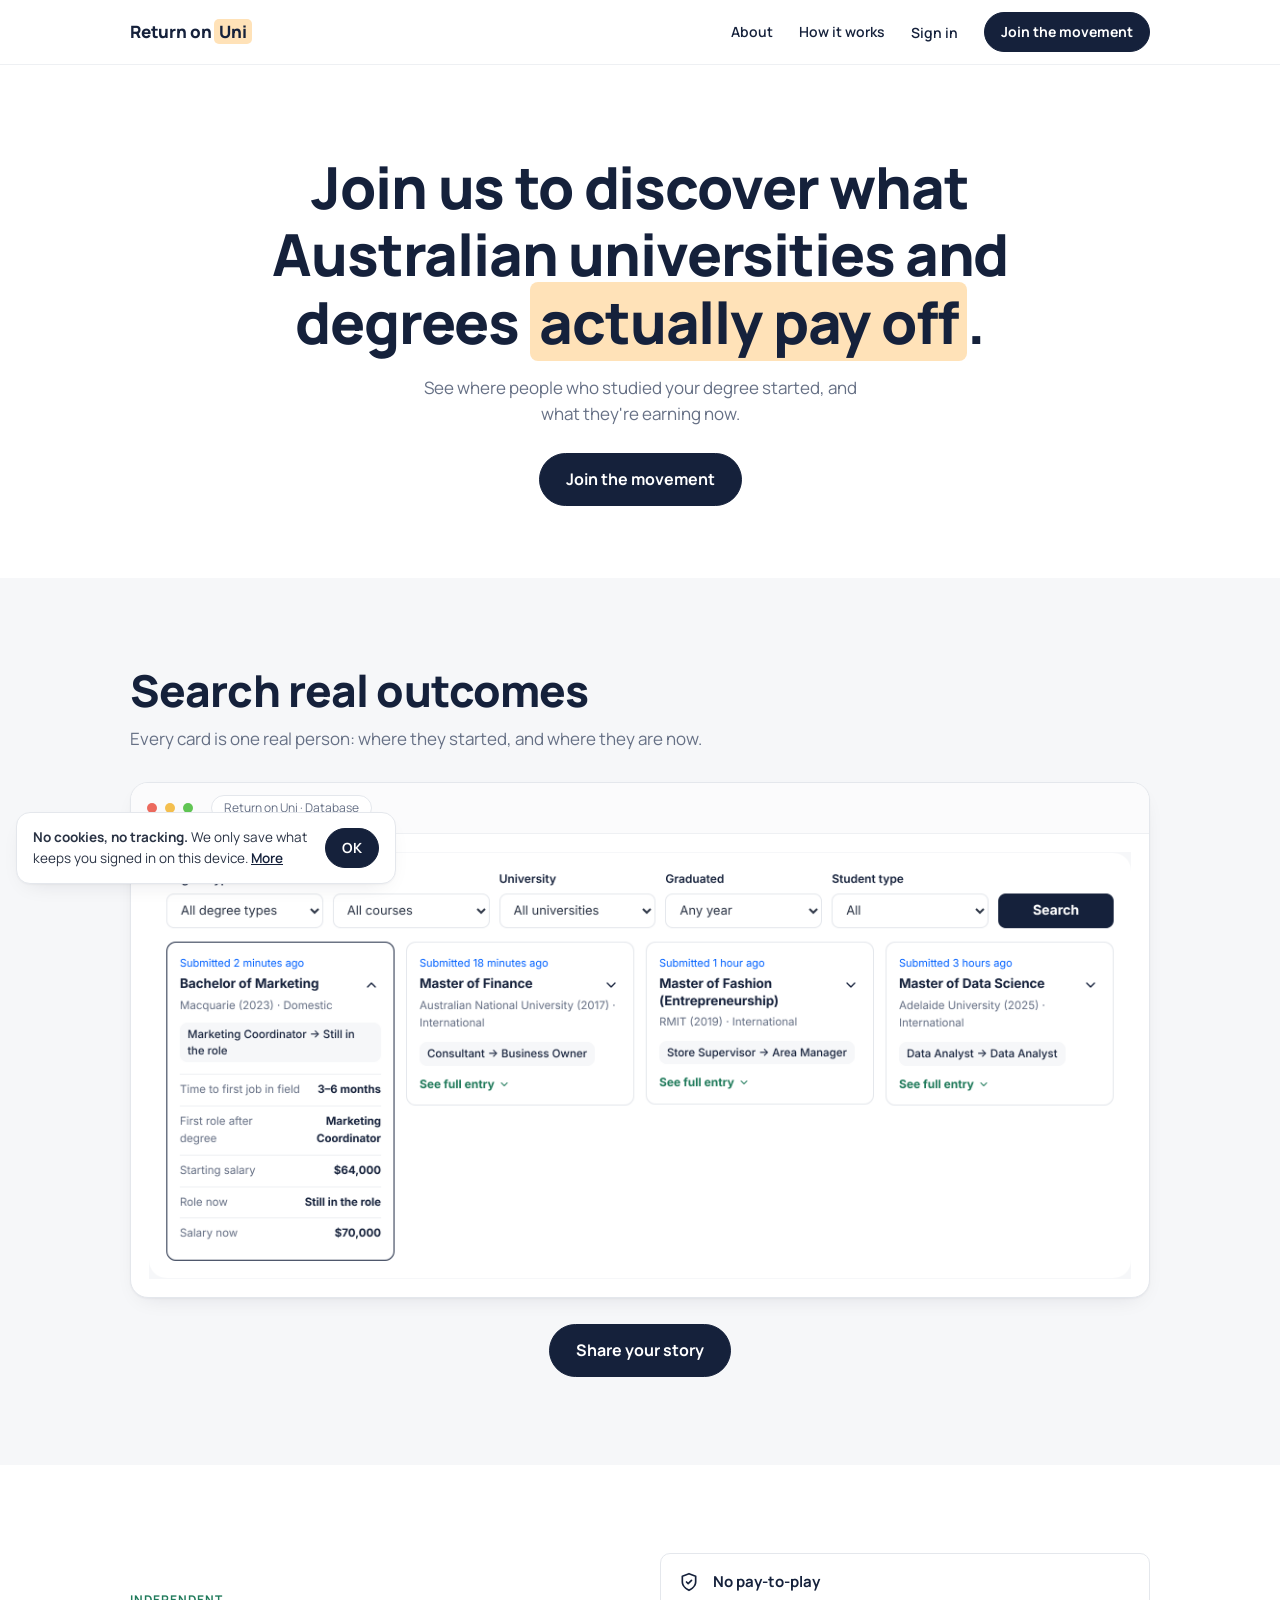
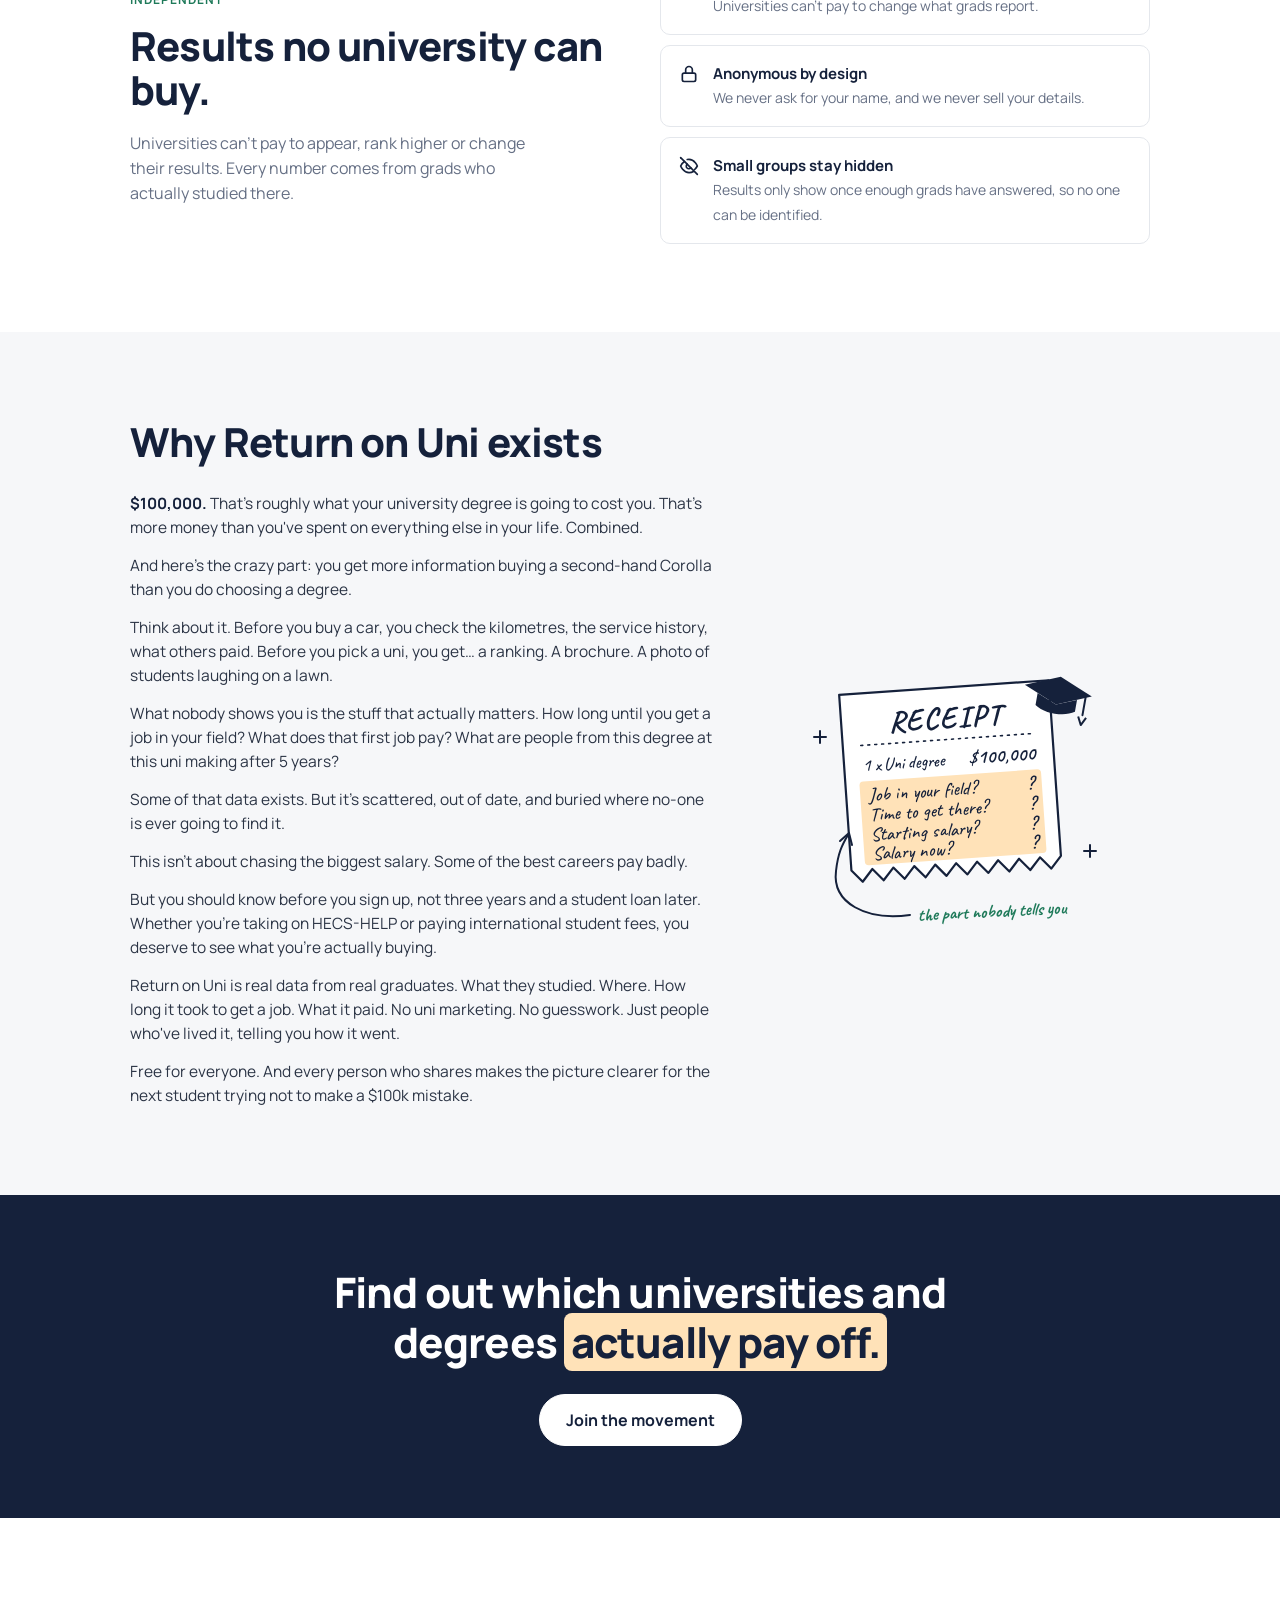
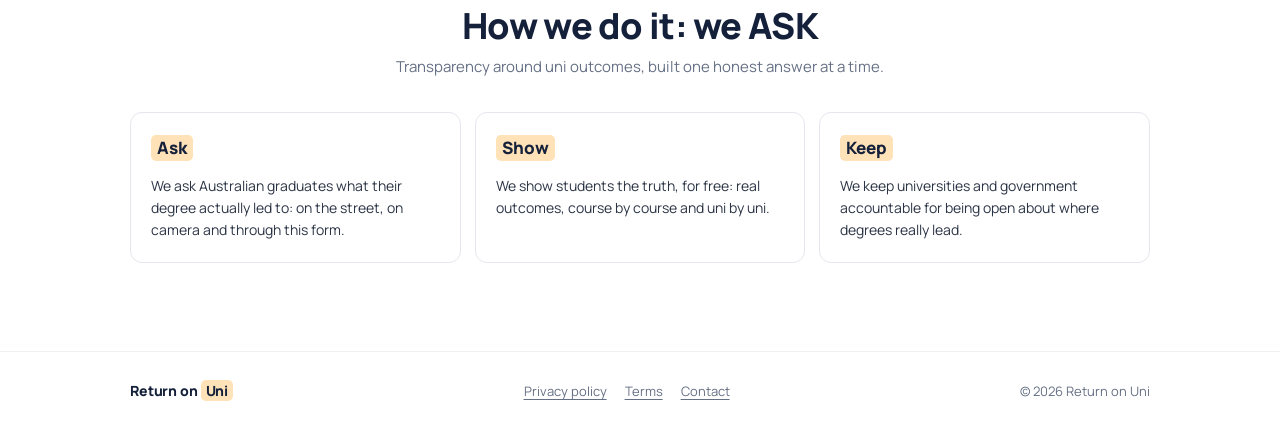
<file: index.html>
<!doctype html>
<html lang="en-AU">
<head>
  <meta charset="utf-8">
  <meta name="viewport" content="width=device-width, initial-scale=1">
  <title>Return on Uni | Discover what Australian degrees actually pay off</title>
  <meta name="description" content="See where people who studied your degree started, and what they're earning now. Real outcomes from real Australian graduates.">
  <link rel="icon" href="assets/favicon.svg" type="image/svg+xml">
  <link rel="preconnect" href="https://fonts.googleapis.com">
  <link rel="preconnect" href="https://fonts.gstatic.com" crossorigin>
  <link href="https://fonts.googleapis.com/css2?family=Manrope:wght@400;500;600;700;800&family=Caveat:wght@500;700&display=swap" rel="stylesheet">
  <link rel="stylesheet" href="css/base.css?v=16be8280">
  <link rel="stylesheet" href="css/entries.css?v=9faf4fdb">
  <link rel="stylesheet" href="css/home.css?v=190da865">
</head>
<body>
  <header data-layout="header"></header>

  <main>
    <!-- 1. Hero -->
    <section class="hero">
      <div class="wrap">
        <h1>Join us to discover what Australian universities and degrees <span class="hl">actually pay off</span>.</h1>
        <p class="lead">See where people who studied your degree started, and what they're earning now.</p>
        <a class="btn btn-primary btn-lg" href="share.html">Join the movement</a>
      </div>
    </section>

    <!-- 2. Database preview -->
    <section class="section soft preview" aria-labelledby="previewTitle">
      <div class="wrap">
        <h2 id="previewTitle">Search real outcomes</h2>
        <p class="lead">Every card is one real person: where they started, and where they are now.</p>

        <!-- Top cards from the database (featured_entries in supabase/schema.sql), picked
             automatically and never job seekers. The filters are only a picture of the
             search: it opens to people who have shared their story. -->
        <div class="browser" id="preview">
          <div class="browser-bar" aria-hidden="true"><i></i><i></i><i></i><span class="browser-tab">Return on Uni · Database</span></div>
          <div class="browser-body">
            <div class="filters filters-static" inert aria-hidden="true">
              <div class="filter"><label>Degree type</label><select disabled><option>All degree types</option></select></div>
              <div class="filter"><label>Course</label><select disabled><option>All courses</option></select></div>
              <div class="filter"><label>University</label><select disabled><option>All universities</option></select></div>
              <div class="filter"><label>Graduated</label><select disabled><option>Any year</option></select></div>
              <div class="filter"><label>Student type</label><select disabled><option>All</option></select></div>
              <button class="btn btn-primary" type="button" disabled>Search</button>
            </div>
            <div class="entries fade" id="previewEntries" aria-live="polite">
              <article class="entry entry-ghost" aria-hidden="true"><i></i><i></i><i></i></article>
              <article class="entry entry-ghost" aria-hidden="true"><i></i><i></i><i></i></article>
              <article class="entry entry-ghost" aria-hidden="true"><i></i><i></i><i></i></article>
              <article class="entry entry-ghost" aria-hidden="true"><i></i><i></i><i></i></article>
            </div>
          </div>
        </div>

        <div class="preview-cta"><a class="btn btn-primary btn-lg" href="share.html">Share your story</a></div>
      </div>
    </section>

    <!-- 3. Independence -->
    <section class="section">
      <div class="wrap independent">
        <div>
          <div class="kicker">Independent</div>
          <h2>Results no university can buy.</h2>
          <p>Universities can't pay to appear, rank higher or change their results. Every number comes from grads who actually studied there.</p>
        </div>
        <div class="points">
          <div class="point">
            <svg width="20" height="20" viewBox="0 0 24 24" fill="none" stroke="currentColor" stroke-width="2" stroke-linecap="round" stroke-linejoin="round" aria-hidden="true"><path d="M12 22s8-4 8-10V5l-8-3-8 3v7c0 6 8 10 8 10z"/><path d="m9 12 2 2 4-4"/></svg>
            <div><b>No pay-to-play</b><span>Universities can't pay to change what grads report.</span></div>
          </div>
          <div class="point">
            <svg width="20" height="20" viewBox="0 0 24 24" fill="none" stroke="currentColor" stroke-width="2" stroke-linecap="round" stroke-linejoin="round" aria-hidden="true"><rect x="4" y="11" width="16" height="10" rx="2"/><path d="M8 11V7a4 4 0 0 1 8 0v4"/></svg>
            <div><b>Anonymous by design</b><span>We never ask for your name, and we never sell your details.</span></div>
          </div>
          <div class="point">
            <svg width="20" height="20" viewBox="0 0 24 24" fill="none" stroke="currentColor" stroke-width="2" stroke-linecap="round" stroke-linejoin="round" aria-hidden="true"><path d="M9.9 4.2A10.9 10.9 0 0 1 12 4c7 0 10 8 10 8a17.6 17.6 0 0 1-3.2 4.2"/><path d="M6.6 6.6C3.6 8.6 2 12 2 12s3 8 10 8a10.6 10.6 0 0 0 5.4-1.4"/><path d="M14.1 14.1a3 3 0 1 1-4.2-4.2"/><path d="m2 2 20 20"/></svg>
            <div><b>Small groups stay hidden</b><span>Results only show once enough grads have answered, so no one can be identified.</span></div>
          </div>
        </div>
      </div>
    </section>

    <!-- 4. Why -->
    <section class="section soft why" id="about">
      <div class="wrap">
        <h2>Why Return on Uni exists</h2>
        <div class="why-grid">
          <div class="why-copy">
            <p><b>$100,000.</b> That's roughly what your university degree is going to cost you. That's more money than you've spent on everything else in your life. Combined.</p>
            <p>And here's the crazy part: you get more information buying a second-hand Corolla than you do choosing a degree.</p>
            <p>Think about it. Before you buy a car, you check the kilometres, the service history, what others paid. Before you pick a uni, you get… a ranking. A brochure. A photo of students laughing on a lawn.</p>
            <p>What nobody shows you is the stuff that actually matters. How long until you get a job in your field? What does that first job pay? What are people from this degree at this uni making after 5 years?</p>
            <p>Some of that data exists. But it's scattered, out of date, and buried where no-one is ever going to find it.</p>
            <p>This isn't about chasing the biggest salary. Some of the best careers pay badly.</p>
            <p>But you should know before you sign up, not three years and a student loan later. Whether you're taking on HECS-HELP or paying international student fees, you deserve to see what you're actually buying.</p>
            <p>Return on Uni is real data from real graduates. What they studied. Where. How long it took to get a job. What it paid. No uni marketing. No guesswork. Just people who've lived it, telling you how it went.</p>
            <p>Free for everyone. And every person who shares makes the picture clearer for the next student trying not to make a $100k mistake.</p>
          </div>

          <!-- Receipt illustration -->
          <svg class="receipt" viewBox="0 0 300 300" role="img" aria-label="A receipt: 1 x Uni degree, $100,000. Job in your field, time to get there, starting salary and salary now are all question marks. The part nobody tells you.">
            <g fill="none" stroke="#15213b" stroke-width="2" stroke-linecap="round">
              <path d="M14 82v12M8 88h12"/>
              <path d="M284 196v12M278 202h12"/>
            </g>
            <g transform="rotate(-4 150 140)">
              <path d="M40,38 L250,38 L250,214 L239.5,226 L229.0,214 L218.5,226 L208.0,214 L197.5,226 L187.0,214 L176.5,226 L166.0,214 L155.5,226 L145.0,214 L134.5,226 L124.0,214 L113.5,226 L103.0,214 L92.5,226 L82.0,214 L71.5,226 L61.0,214 L50.5,226 L40.0,214 Z" fill="#fff" stroke="#15213b" stroke-width="2.2" stroke-linejoin="round"/>
              <text x="145" y="78" text-anchor="middle" font-family="Caveat, cursive" font-weight="700" font-size="30" fill="#15213b" letter-spacing="2">RECEIPT</text>
              <line x1="58" y1="90" x2="232" y2="90" stroke="#15213b" stroke-width="1.6" stroke-dasharray="2 5" stroke-linecap="round"/>
              <text x="58" y="116" font-family="Caveat, cursive" font-weight="500" font-size="18" fill="#15213b">1 x Uni degree</text>
              <text x="232" y="116" text-anchor="end" font-family="Caveat, cursive" font-weight="700" font-size="19" fill="#15213b">$100,000</text>
              <rect x="54" y="126" width="182" height="84" rx="4" fill="#ffe2b8"/>
              <g font-family="Caveat, cursive" font-size="19" font-weight="500" fill="#15213b">
                <text x="62" y="146">Job in your field?</text><text x="228" y="146" text-anchor="end" font-weight="700">?</text>
                <text x="62" y="166">Time to get there?</text><text x="228" y="166" text-anchor="end" font-weight="700">?</text>
                <text x="62" y="186">Starting salary?</text><text x="228" y="186" text-anchor="end" font-weight="700">?</text>
                <text x="62" y="205">Salary now?</text><text x="228" y="205" text-anchor="end" font-weight="700">?</text>
              </g>
            </g>
            <!-- graduation cap -->
            <g transform="translate(222 18) rotate(10)">
              <path d="M0 18 L34 4 L68 18 L34 32 Z" fill="#15213b"/>
              <path d="M14 24 v12 c10 7 30 7 40 0 v-12 L34 32 Z" fill="#15213b"/>
              <path d="M62 20 v18" stroke="#15213b" stroke-width="2" stroke-linecap="round"/>
              <path d="M58 40 l4 8 l4 -8" fill="none" stroke="#15213b" stroke-width="2" stroke-linejoin="round"/>
            </g>
            <!-- arrow + caption -->
            <path d="M104 266 C 60 272, 26 254, 30 222 C 32 204, 36 196, 42 186" fill="none" stroke="#15213b" stroke-width="2" stroke-linecap="round"/>
            <path d="M34 192 L43 184 L46 196" fill="none" stroke="#15213b" stroke-width="2" stroke-linecap="round" stroke-linejoin="round"/>
            <text x="112" y="272" font-family="Caveat, cursive" font-weight="700" font-size="18" fill="#1f7a5a" transform="rotate(-3 112 272)">the part nobody tells you</text>
          </svg>
        </div>
      </div>
    </section>

    <!-- 5. Dark CTA band -->
    <section class="cta-band">
      <div class="wrap">
        <h2>Find out which universities and degrees <span class="hl">actually pay off.</span></h2>
        <a class="btn btn-white btn-lg" href="share.html">Join the movement</a>
      </div>
    </section>

    <!-- 6. How we do it -->
    <section class="section ask center" id="how">
      <div class="wrap">
        <h2>How we do it: we ASK</h2>
        <p class="lead">Transparency around uni outcomes, built one honest answer at a time.</p>
        <div class="ask-grid">
          <div class="ask-card"><span class="label">Ask</span><p>We ask Australian graduates what their degree actually led to: on the street, on camera and through this form.</p></div>
          <div class="ask-card"><span class="label">Show</span><p>We show students the truth, for free: real outcomes, course by course and uni by uni.</p></div>
          <div class="ask-card"><span class="label">Keep</span><p>We keep universities and government accountable for being open about where degrees really lead.</p></div>
        </div>
      </div>
    </section>
  </main>

  <footer data-layout="footer"></footer>
  <script type="module" src="js/pages/home.js?v=3846ee4f"></script>
</body>
</html>
</file>
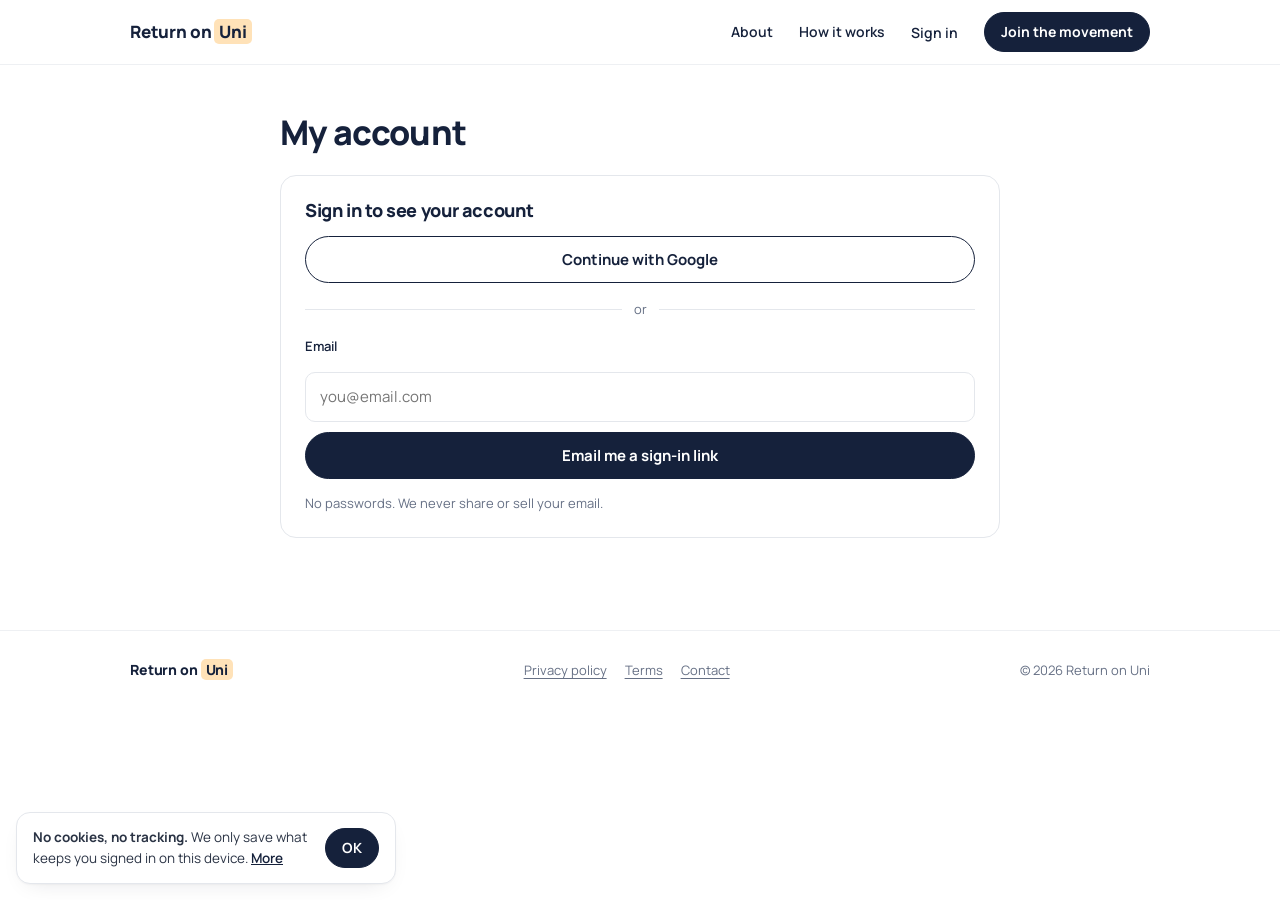
<file: account.html>
<!doctype html>
<html lang="en-AU">
<head>
  <meta charset="utf-8">
  <meta name="viewport" content="width=device-width, initial-scale=1">
  <title>My account | Return on Uni</title>
  <meta name="description" content="Your Return on Uni account and story.">
  <meta name="robots" content="noindex">
  <link rel="icon" href="assets/favicon.svg" type="image/svg+xml">
  <link rel="preconnect" href="https://fonts.googleapis.com">
  <link rel="preconnect" href="https://fonts.gstatic.com" crossorigin>
  <link href="https://fonts.googleapis.com/css2?family=Manrope:wght@400;500;600;700;800&display=swap" rel="stylesheet">
  <link rel="stylesheet" href="css/base.css?v=16be8280">
  <link rel="stylesheet" href="css/entries.css?v=9faf4fdb">
  <link rel="stylesheet" href="css/form.css?v=0fe54cc6">
  <link rel="stylesheet" href="css/account.css?v=50f3c4a9">
</head>
<body>
  <header data-layout="header"></header>

  <main class="account-page">
    <div class="wrap">
      <h1>My account</h1>
      <div id="accountArea" aria-live="polite"><p class="entries-status">Loading…</p></div>
    </div>
  </main>

  <footer data-layout="footer"></footer>
  <noscript><p class="wrap">Please turn on JavaScript to see your account.</p></noscript>
  <script type="module" src="js/pages/account.js?v=545bd227"></script>
</body>
</html>
</file>
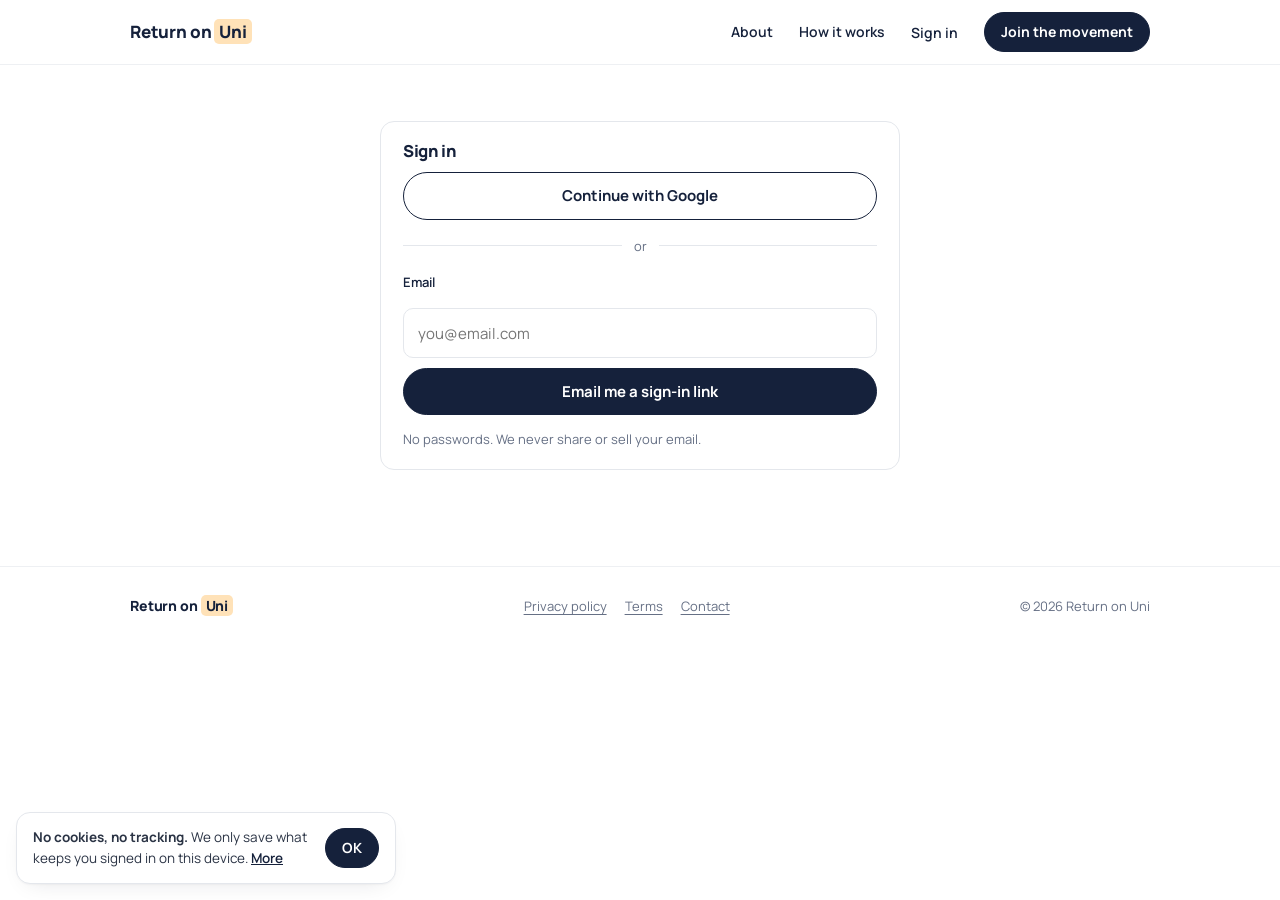
<file: admin.html>
<!doctype html>
<html lang="en-AU">
<head>
  <meta charset="utf-8">
  <meta name="viewport" content="width=device-width, initial-scale=1">
  <title>Admin | Return on Uni</title>
  <meta name="robots" content="noindex, nofollow">
  <link rel="icon" href="assets/favicon.svg" type="image/svg+xml">
  <link rel="preconnect" href="https://fonts.googleapis.com">
  <link rel="preconnect" href="https://fonts.gstatic.com" crossorigin>
  <link href="https://fonts.googleapis.com/css2?family=Manrope:wght@400;500;600;700;800&display=swap" rel="stylesheet">
  <link rel="stylesheet" href="css/base.css?v=16be8280">
  <link rel="stylesheet" href="css/entries.css?v=9faf4fdb">
  <link rel="stylesheet" href="css/form.css?v=0fe54cc6">
  <link rel="stylesheet" href="css/admin.css?v=35f1b3a3">
</head>
<body>
  <header data-layout="header"></header>

  <main class="admin-page">
    <div class="wrap" id="adminRoot" aria-live="polite"><p class="entries-status">Loading…</p></div>
  </main>

  <footer data-layout="footer"></footer>
  <noscript><p class="wrap">Please turn on JavaScript.</p></noscript>
  <script type="module" src="js/pages/admin.js?v=20b8b449"></script>
</body>
</html>
</file>
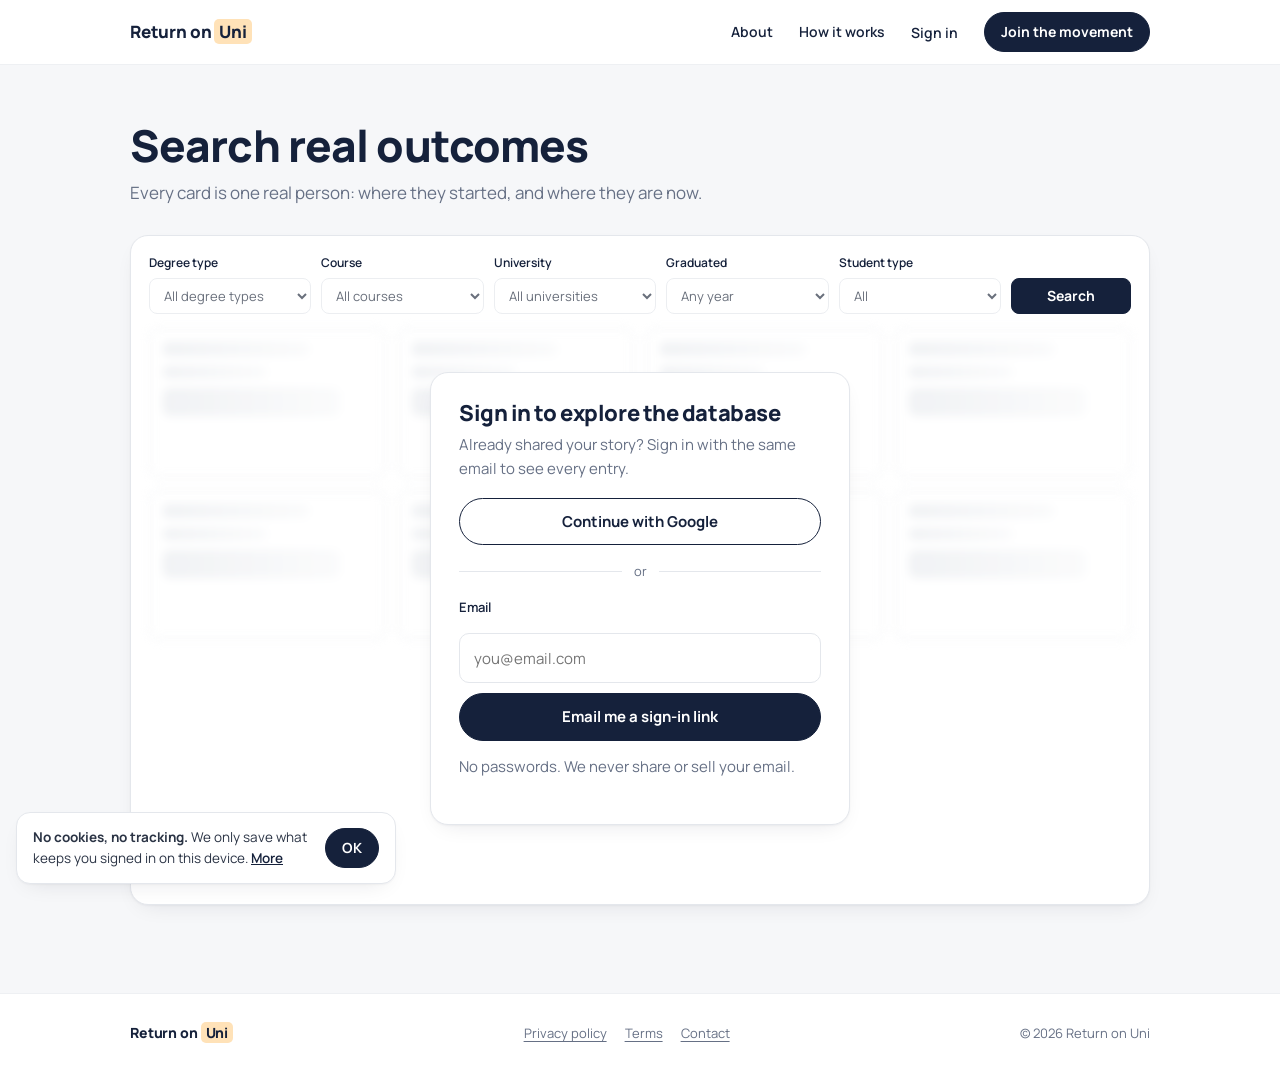
<file: database.html>
<!doctype html>
<html lang="en-AU">
<head>
  <meta charset="utf-8">
  <meta name="viewport" content="width=device-width, initial-scale=1">
  <title>Database | Return on Uni</title>
  <meta name="description" content="Search real outcomes from Australian graduates: where they started, and where they are now.">
  <link rel="icon" href="assets/favicon.svg" type="image/svg+xml">
  <link rel="preconnect" href="https://fonts.googleapis.com">
  <link rel="preconnect" href="https://fonts.gstatic.com" crossorigin>
  <link href="https://fonts.googleapis.com/css2?family=Manrope:wght@400;500;600;700;800&display=swap" rel="stylesheet">
  <link rel="stylesheet" href="css/base.css?v=16be8280">
  <link rel="stylesheet" href="css/entries.css?v=9faf4fdb">
  <link rel="stylesheet" href="css/form.css?v=0fe54cc6">
  <link rel="stylesheet" href="css/database.css?v=3ee1be44">
</head>
<body>
  <header data-layout="header" data-active="database"></header>

  <main class="db-page">
    <div class="wrap">
      <h1>Search real outcomes</h1>
      <p class="lead">Every card is one real person: where they started, and where they are now.</p>

      <div class="db-panel">
        <form class="filters" id="filters" role="search">
          <div class="filter"><label for="fLevel">Degree type</label><select id="fLevel" data-filter="level"><option value="">All degree types</option></select></div>
          <div class="filter"><label for="fCourse">Course</label><select id="fCourse" data-filter="course"><option value="">All courses</option></select></div>
          <div class="filter"><label for="fUni">University</label><select id="fUni" data-filter="uni"><option value="">All universities</option></select></div>
          <div class="filter"><label for="fYears">Graduated</label>
            <select id="fYears" data-filter="years">
              <option value="">Any year</option>
              <option value="2">Last 2 years</option>
              <option value="5">Last 5 years</option>
              <option value="10">Last 10 years</option>
            </select>
          </div>
          <div class="filter"><label for="fType">Student type</label><select id="fType" data-filter="type"><option value="">All</option></select></div>
          <button class="btn btn-primary" type="submit">Search</button>
        </form>

        <p class="entries-status" id="status" aria-live="polite"></p>
        <div id="dbArea">
          <div class="entries" id="entries"></div>
          <!-- Filled in by js/pages/database.js: sign in, or share your story to unlock. -->
          <div class="lock-card"><div id="lockBox"></div></div>
        </div>
        <div class="db-more" id="more"></div>
      </div>
    </div>
  </main>

  <footer data-layout="footer"></footer>
  <script type="module" src="js/pages/database.js?v=1f58d908"></script>
</body>
</html>
</file>
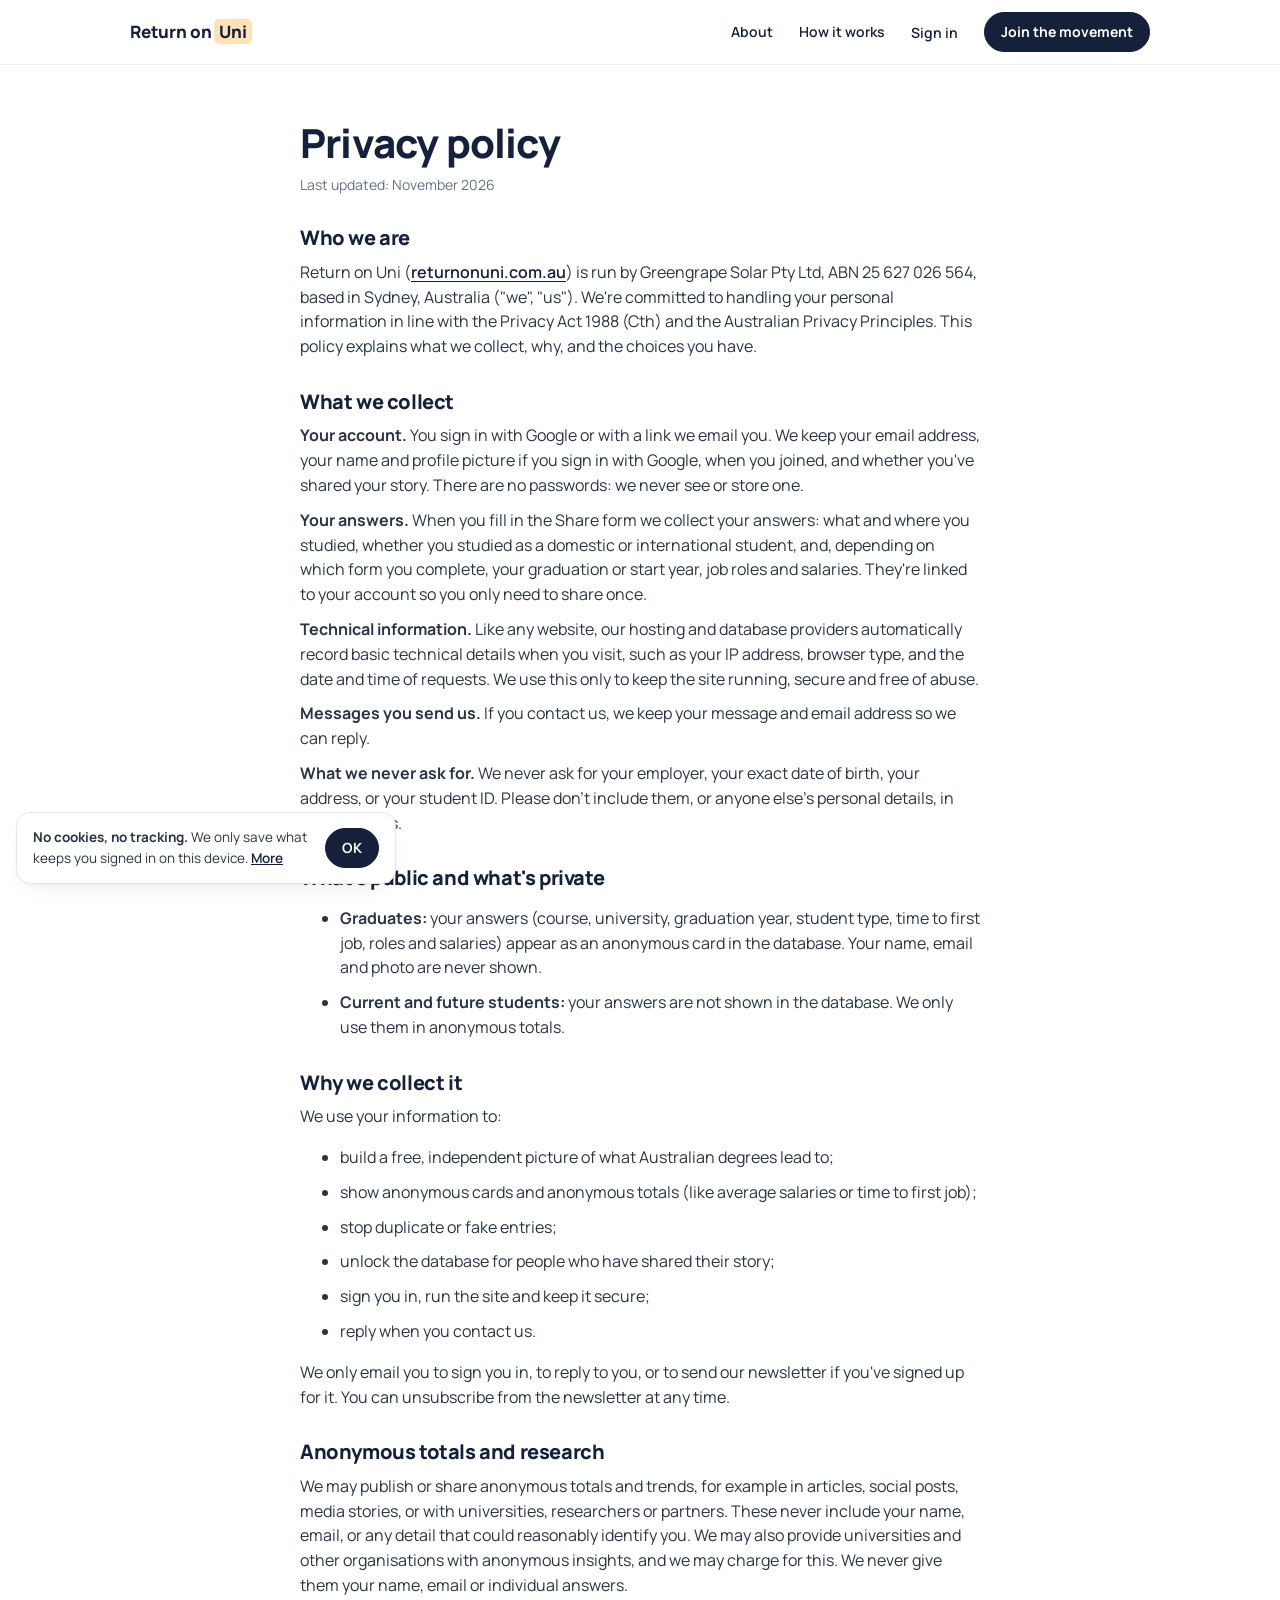
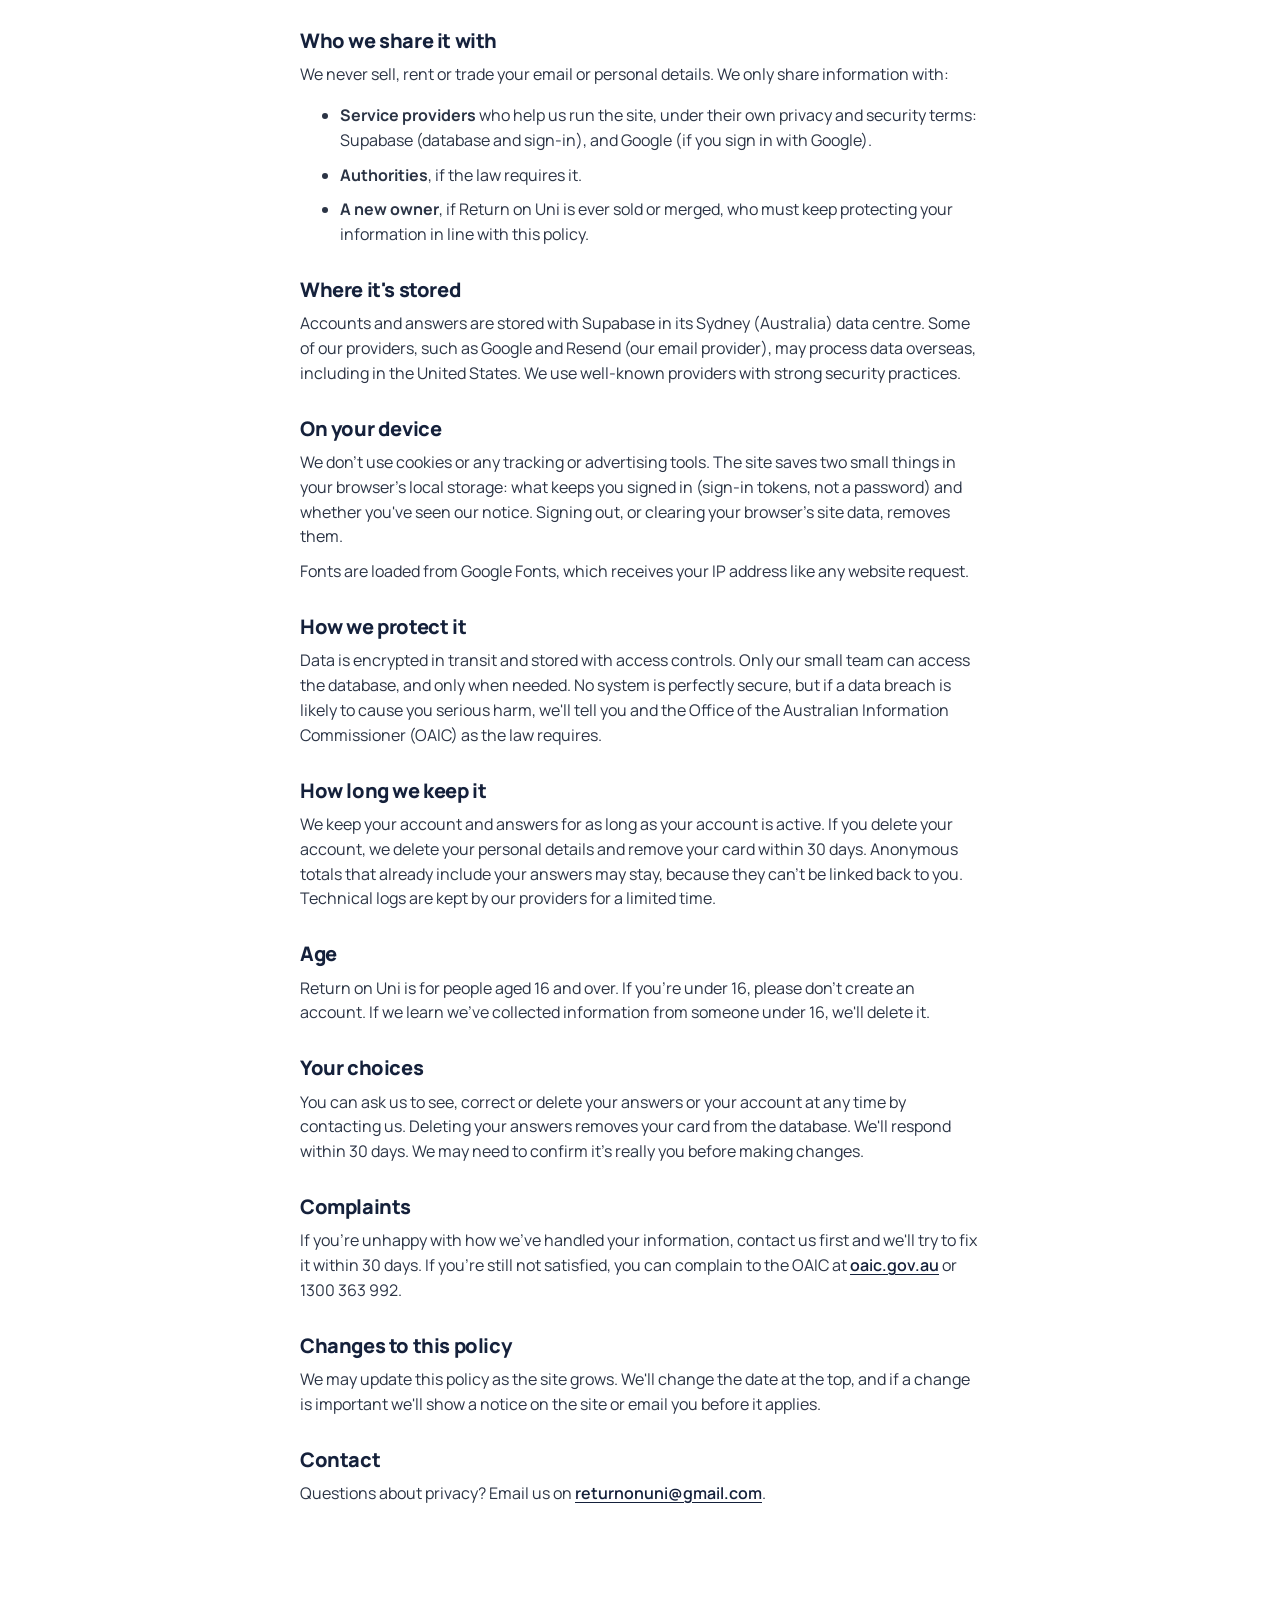
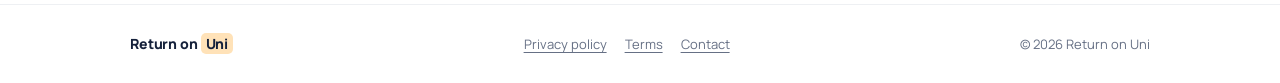
<file: privacy.html>
<!doctype html>
<html lang="en-AU">
<head>
  <meta charset="utf-8">
  <meta name="viewport" content="width=device-width, initial-scale=1">
  <title>Privacy policy | Return on Uni</title>
  <link rel="icon" href="assets/favicon.svg" type="image/svg+xml">
  <link href="https://fonts.googleapis.com/css2?family=Manrope:wght@400;500;600;700;800&display=swap" rel="stylesheet">
  <link rel="stylesheet" href="css/base.css?v=16be8280">
  <link rel="stylesheet" href="css/legal.css?v=897db0f1">
</head>
<body>
  <header data-layout="header"></header>
  <main class="legal">
    <div class="wrap">
      <h1>Privacy policy</h1>
      <p class="updated">Last updated: November 2026</p>
      <h2>Who we are</h2>
      <p>Return on Uni (<a class="text-link" href="https://returnonuni.com.au">returnonuni.com.au</a>) is run by Greengrape Solar Pty Ltd, ABN 25 627 026 564, based in Sydney, Australia ("we", "us"). We're committed to handling your personal information in line with the Privacy Act 1988 (Cth) and the Australian Privacy Principles. This policy explains what we collect, why, and the choices you have.</p>
      <h2>What we collect</h2>
      <p><strong>Your account.</strong> You sign in with Google or with a link we email you. We keep your email address, your name and profile picture if you sign in with Google, when you joined, and whether you've shared your story. There are no passwords: we never see or store one.</p>
      <p><strong>Your answers.</strong> When you fill in the Share form we collect your answers: what and where you studied, whether you studied as a domestic or international student, and, depending on which form you complete, your graduation or start year, job roles and salaries. They're linked to your account so you only need to share once.</p>
      <p><strong>Technical information.</strong> Like any website, our hosting and database providers automatically record basic technical details when you visit, such as your IP address, browser type, and the date and time of requests. We use this only to keep the site running, secure and free of abuse.</p>
      <p><strong>Messages you send us.</strong> If you contact us, we keep your message and email address so we can reply.</p>
      <p><strong>What we never ask for.</strong> We never ask for your employer, your exact date of birth, your address, or your student ID. Please don't include them, or anyone else's personal details, in your answers.</p>
      <h2>What's public and what's private</h2>
      <ul>
      <li><strong>Graduates:</strong> your answers (course, university, graduation year, student type, time to first job, roles and salaries) appear as an anonymous card in the database. Your name, email and photo are never shown.</li>
      <li><strong>Current and future students:</strong> your answers are not shown in the database. We only use them in anonymous totals.</li>
      </ul>
      <h2>Why we collect it</h2>
      <p>We use your information to:</p>
      <ul>
      <li>build a free, independent picture of what Australian degrees lead to;</li>
      <li>show anonymous cards and anonymous totals (like average salaries or time to first job);</li>
      <li>stop duplicate or fake entries;</li>
      <li>unlock the database for people who have shared their story;</li>
      <li>sign you in, run the site and keep it secure;</li>
      <li>reply when you contact us.</li>
      </ul>
      <p>We only email you to sign you in, to reply to you, or to send our newsletter if you've signed up for it. You can unsubscribe from the newsletter at any time.</p>
      <h2>Anonymous totals and research</h2>
      <p>We may publish or share anonymous totals and trends, for example in articles, social posts, media stories, or with universities, researchers or partners. These never include your name, email, or any detail that could reasonably identify you. We may also provide universities and other organisations with anonymous insights, and we may charge for this. We never give them your name, email or individual answers.</p>
      <h2>Who we share it with</h2>
      <p>We never sell, rent or trade your email or personal details. We only share information with:</p>
      <ul>
      <li><strong>Service providers</strong> who help us run the site, under their own privacy and security terms: Supabase (database and sign-in), and Google (if you sign in with Google).</li>
      <li><strong>Authorities</strong>, if the law requires it.</li>
      <li><strong>A new owner</strong>, if Return on Uni is ever sold or merged, who must keep protecting your information in line with this policy.</li>
      </ul>
      <h2>Where it's stored</h2>
      <p>Accounts and answers are stored with Supabase in its Sydney (Australia) data centre. Some of our providers, such as Google and Resend (our email provider), may process data overseas, including in the United States. We use well-known providers with strong security practices.</p>
      <h2 id="device">On your device</h2>
      <p>We don't use cookies or any tracking or advertising tools. The site saves two small things in your browser's local storage: what keeps you signed in (sign-in tokens, not a password) and whether you've seen our notice. Signing out, or clearing your browser's site data, removes them.</p>
      <p>Fonts are loaded from Google Fonts, which receives your IP address like any website request.</p>
      <h2>How we protect it</h2>
      <p>Data is encrypted in transit and stored with access controls. Only our small team can access the database, and only when needed. No system is perfectly secure, but if a data breach is likely to cause you serious harm, we'll tell you and the Office of the Australian Information Commissioner (OAIC) as the law requires.</p>
      <h2>How long we keep it</h2>
      <p>We keep your account and answers for as long as your account is active. If you delete your account, we delete your personal details and remove your card within 30 days. Anonymous totals that already include your answers may stay, because they can't be linked back to you. Technical logs are kept by our providers for a limited time.</p>
      <h2>Age</h2>
      <p>Return on Uni is for people aged 16 and over. If you're under 16, please don't create an account. If we learn we've collected information from someone under 16, we'll delete it.</p>
      <h2>Your choices</h2>
      <p>You can ask us to see, correct or delete your answers or your account at any time by contacting us. Deleting your answers removes your card from the database. We'll respond within 30 days. We may need to confirm it's really you before making changes.</p>
      <h2>Complaints</h2>
      <p>If you're unhappy with how we've handled your information, contact us first and we'll try to fix it within 30 days. If you're still not satisfied, you can complain to the OAIC at <a class="text-link" href="https://www.oaic.gov.au">oaic.gov.au</a> or 1300 363 992.</p>
      <h2>Changes to this policy</h2>
      <p>We may update this policy as the site grows. We'll change the date at the top, and if a change is important we'll show a notice on the site or email you before it applies.</p>
      <h2 id="contact">Contact</h2>
      <p>Questions about privacy? Email us on <a class="text-link" href="mailto:returnonuni@gmail.com">returnonuni@gmail.com</a>.</p>
    </div>
  </main>
  <footer data-layout="footer"></footer>
  <script type="module">import { renderLayout } from "./js/components/layout.js?v=609b4672"; renderLayout();</script>
</body>
</html>
</file>
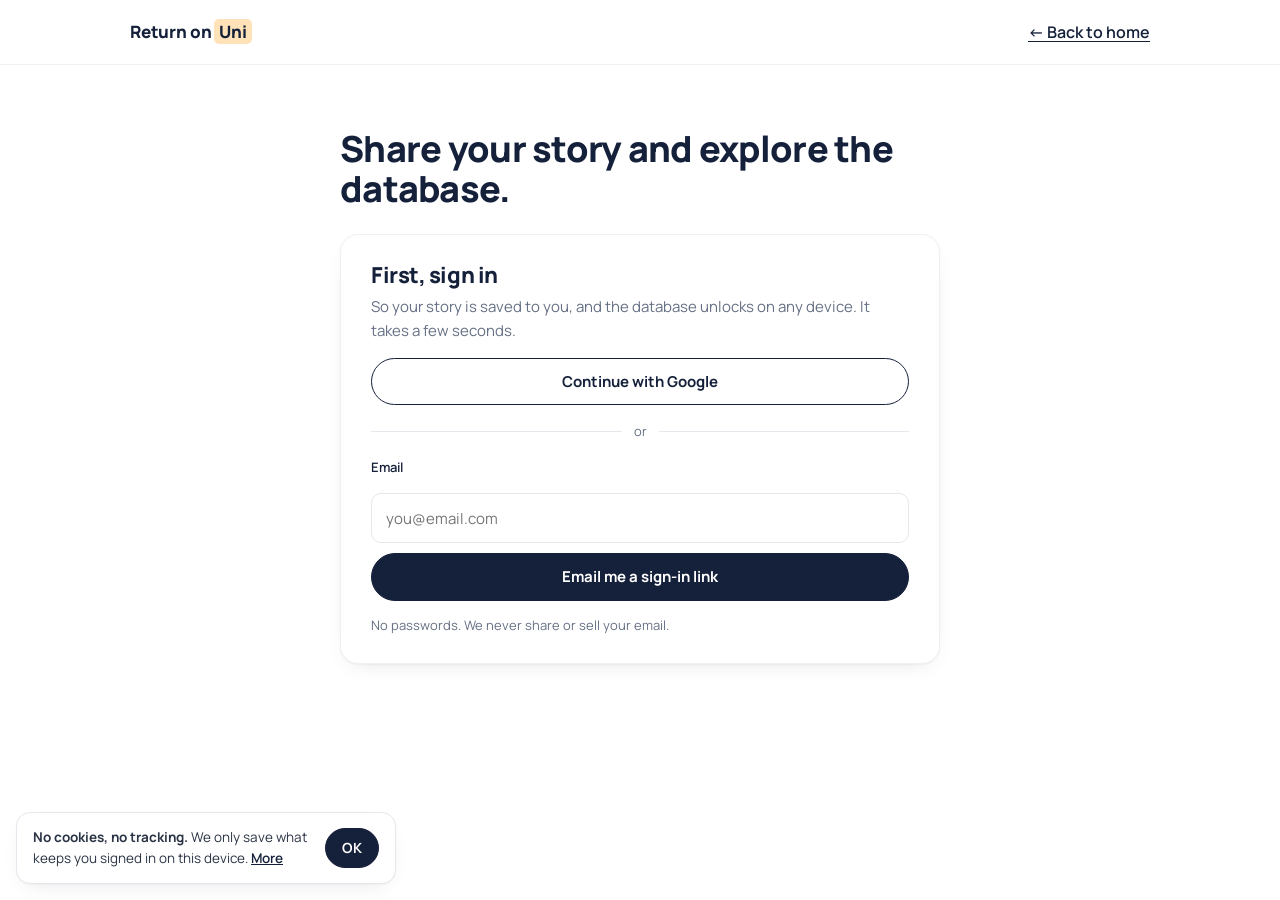
<file: share.html>
<!doctype html>
<html lang="en-AU">
<head>
  <meta charset="utf-8">
  <meta name="viewport" content="width=device-width, initial-scale=1">
  <title>Share your story | Return on Uni</title>
  <meta name="description" content="Share where your degree took you, and unlock the full Return on Uni database.">
  <link rel="icon" href="assets/favicon.svg" type="image/svg+xml">
  <link rel="preconnect" href="https://fonts.googleapis.com">
  <link rel="preconnect" href="https://fonts.gstatic.com" crossorigin>
  <link href="https://fonts.googleapis.com/css2?family=Manrope:wght@400;500;600;700;800&display=swap" rel="stylesheet">
  <link rel="stylesheet" href="css/base.css?v=16be8280">
  <link rel="stylesheet" href="css/form.css?v=0fe54cc6">
</head>
<body>
  <header data-layout="header" data-variant="form"></header>

  <main class="form-page">
    <div class="wrap">
      <h1>Share your story and explore the database.</h1>
      <div class="form-card" id="formCard" aria-live="polite"></div>
    </div>
  </main>

  <noscript><p class="wrap">Please turn on JavaScript to fill in the form.</p></noscript>
  <script type="module" src="js/pages/share.js?v=2dcdf105"></script>
</body>
</html>
</file>
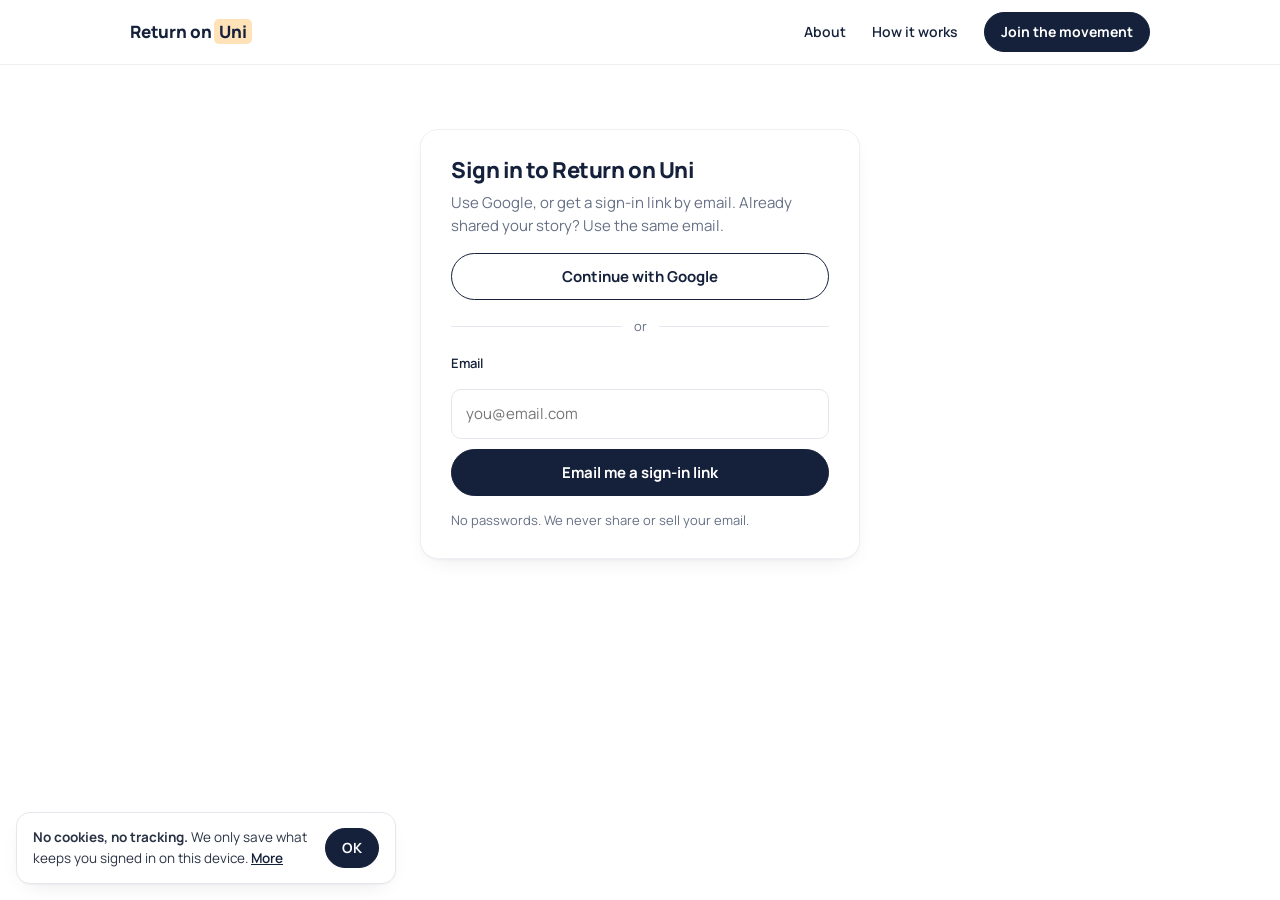
<file: signin.html>
<!doctype html>
<html lang="en-AU">
<head>
  <meta charset="utf-8">
  <meta name="viewport" content="width=device-width, initial-scale=1">
  <title>Sign in | Return on Uni</title>
  <meta name="description" content="Sign in to Return on Uni with Google or an email link.">
  <meta name="robots" content="noindex">
  <link rel="icon" href="assets/favicon.svg" type="image/svg+xml">
  <link rel="preconnect" href="https://fonts.googleapis.com">
  <link rel="preconnect" href="https://fonts.gstatic.com" crossorigin>
  <link href="https://fonts.googleapis.com/css2?family=Manrope:wght@400;500;600;700;800&display=swap" rel="stylesheet">
  <link rel="stylesheet" href="css/base.css?v=16be8280">
  <link rel="stylesheet" href="css/form.css?v=0fe54cc6">
</head>
<body>
  <header data-layout="header"></header>

  <main class="form-page">
    <div class="wrap">
      <div class="form-card" id="signinCard" aria-live="polite"></div>
    </div>
  </main>

  <noscript><p class="wrap">Please turn on JavaScript to sign in.</p></noscript>
  <script type="module" src="js/pages/signin.js?v=f528855e"></script>
</body>
</html>
</file>
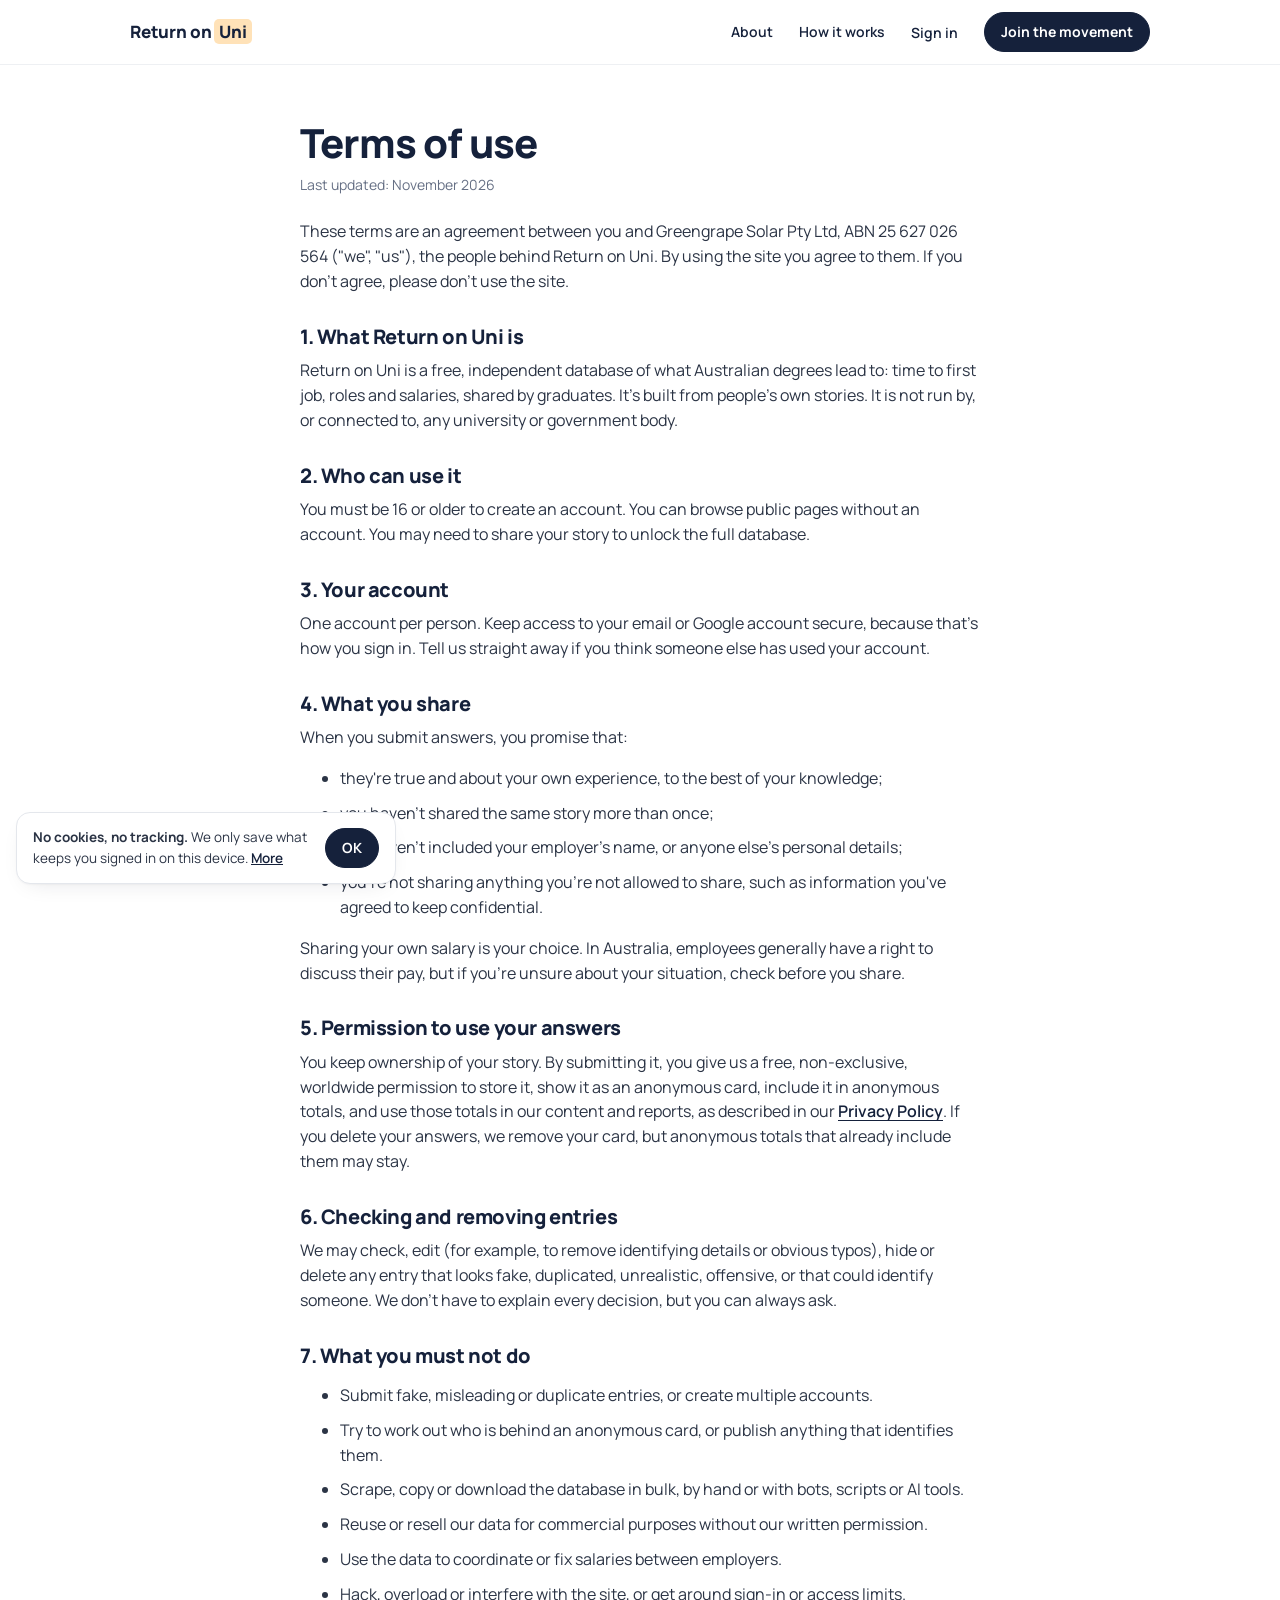
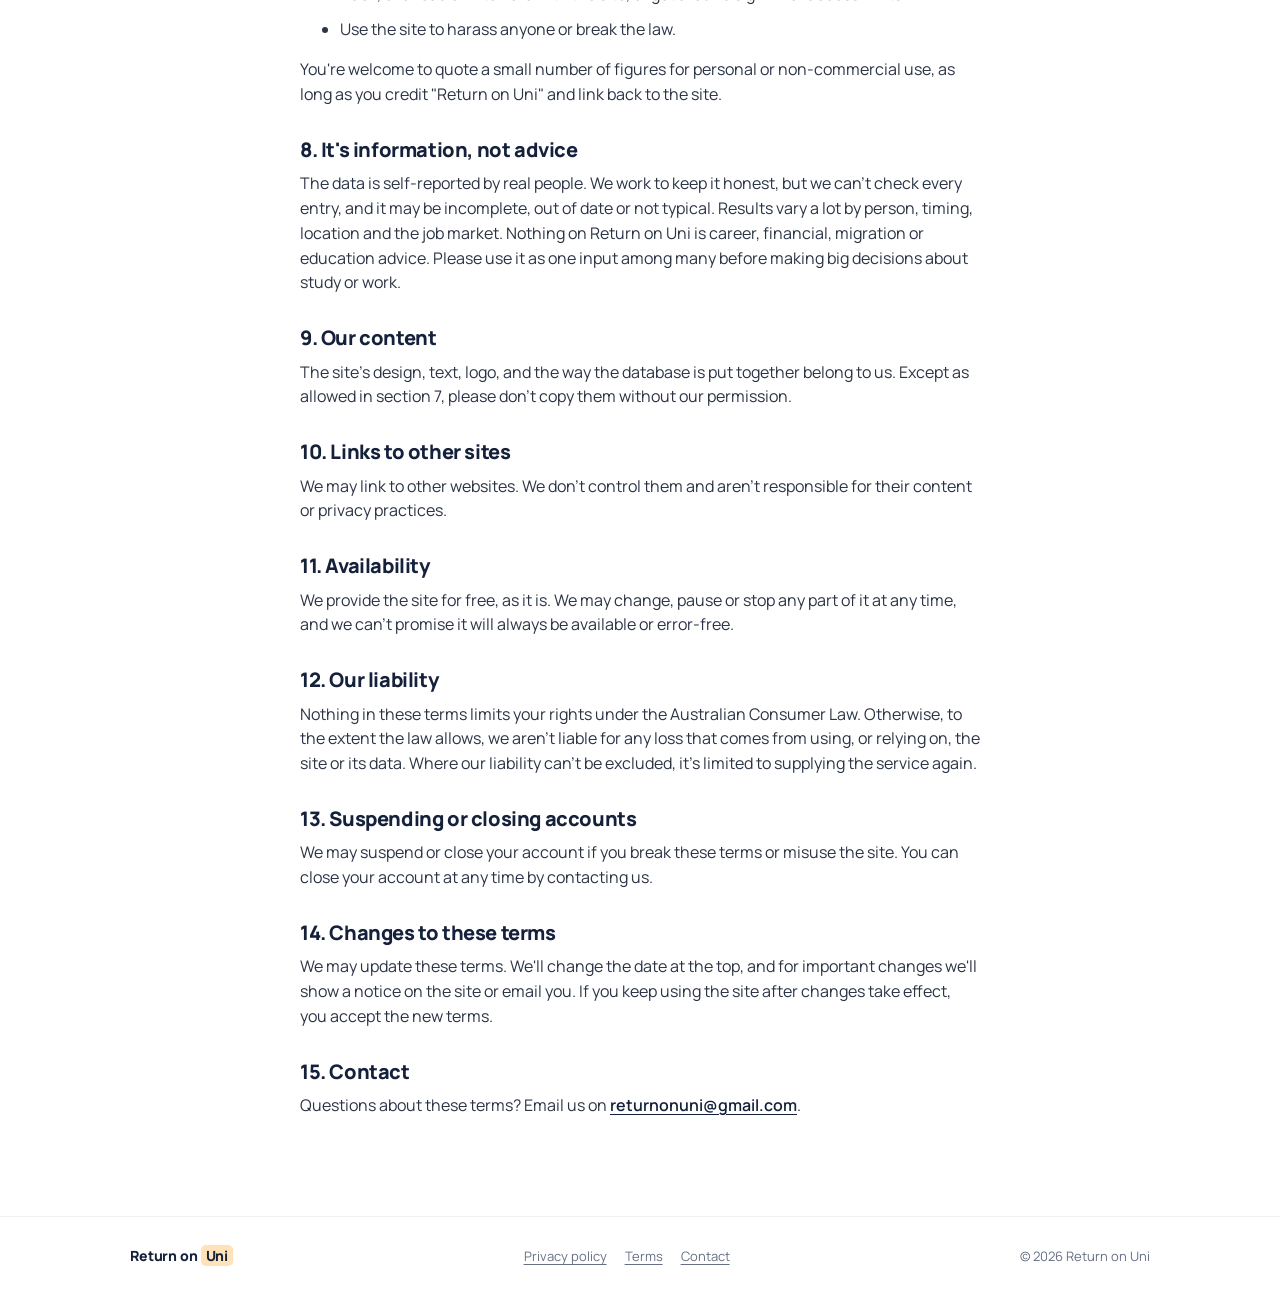
<file: terms.html>
<!doctype html>
<html lang="en-AU">
<head>
  <meta charset="utf-8">
  <meta name="viewport" content="width=device-width, initial-scale=1">
  <title>Terms | Return on Uni</title>
  <link rel="icon" href="assets/favicon.svg" type="image/svg+xml">
  <link href="https://fonts.googleapis.com/css2?family=Manrope:wght@400;500;600;700;800&display=swap" rel="stylesheet">
  <link rel="stylesheet" href="css/base.css?v=16be8280">
  <link rel="stylesheet" href="css/legal.css?v=897db0f1">
</head>
<body>
  <header data-layout="header"></header>
  <main class="legal">
    <div class="wrap">
      <h1>Terms of use</h1>
      <p class="updated">Last updated: November 2026</p>
      <p>These terms are an agreement between you and Greengrape Solar Pty Ltd, ABN 25 627 026 564 ("we", "us"), the people behind Return on Uni. By using the site you agree to them. If you don't agree, please don't use the site.</p>
      <h2>1. What Return on Uni is</h2>
      <p>Return on Uni is a free, independent database of what Australian degrees lead to: time to first job, roles and salaries, shared by graduates. It's built from people's own stories. It is not run by, or connected to, any university or government body.</p>
      <h2>2. Who can use it</h2>
      <p>You must be 16 or older to create an account. You can browse public pages without an account. You may need to share your story to unlock the full database.</p>
      <h2>3. Your account</h2>
      <p>One account per person. Keep access to your email or Google account secure, because that's how you sign in. Tell us straight away if you think someone else has used your account.</p>
      <h2>4. What you share</h2>
      <p>When you submit answers, you promise that:</p>
      <ul>
      <li>they're true and about your own experience, to the best of your knowledge;</li>
      <li>you haven't shared the same story more than once;</li>
      <li>you haven't included your employer's name, or anyone else's personal details;</li>
      <li>you're not sharing anything you're not allowed to share, such as information you've agreed to keep confidential.</li>
      </ul>
      <p>Sharing your own salary is your choice. In Australia, employees generally have a right to discuss their pay, but if you're unsure about your situation, check before you share.</p>
      <h2>5. Permission to use your answers</h2>
      <p>You keep ownership of your story. By submitting it, you give us a free, non-exclusive, worldwide permission to store it, show it as an anonymous card, include it in anonymous totals, and use those totals in our content and reports, as described in our <a class="text-link" href="privacy.html">Privacy Policy</a>. If you delete your answers, we remove your card, but anonymous totals that already include them may stay.</p>
      <h2>6. Checking and removing entries</h2>
      <p>We may check, edit (for example, to remove identifying details or obvious typos), hide or delete any entry that looks fake, duplicated, unrealistic, offensive, or that could identify someone. We don't have to explain every decision, but you can always ask.</p>
      <h2>7. What you must not do</h2>
      <ul>
      <li>Submit fake, misleading or duplicate entries, or create multiple accounts.</li>
      <li>Try to work out who is behind an anonymous card, or publish anything that identifies them.</li>
      <li>Scrape, copy or download the database in bulk, by hand or with bots, scripts or AI tools.</li>
      <li>Reuse or resell our data for commercial purposes without our written permission.</li>
      <li>Use the data to coordinate or fix salaries between employers.</li>
      <li>Hack, overload or interfere with the site, or get around sign-in or access limits.</li>
      <li>Use the site to harass anyone or break the law.</li>
      </ul>
      <p>You're welcome to quote a small number of figures for personal or non-commercial use, as long as you credit "Return on Uni" and link back to the site.</p>
      <h2>8. It's information, not advice</h2>
      <p>The data is self-reported by real people. We work to keep it honest, but we can't check every entry, and it may be incomplete, out of date or not typical. Results vary a lot by person, timing, location and the job market. Nothing on Return on Uni is career, financial, migration or education advice. Please use it as one input among many before making big decisions about study or work.</p>
      <h2>9. Our content</h2>
      <p>The site's design, text, logo, and the way the database is put together belong to us. Except as allowed in section 7, please don't copy them without our permission.</p>
      <h2>10. Links to other sites</h2>
      <p>We may link to other websites. We don't control them and aren't responsible for their content or privacy practices.</p>
      <h2>11. Availability</h2>
      <p>We provide the site for free, as it is. We may change, pause or stop any part of it at any time, and we can't promise it will always be available or error-free.</p>
      <h2>12. Our liability</h2>
      <p>Nothing in these terms limits your rights under the Australian Consumer Law. Otherwise, to the extent the law allows, we aren't liable for any loss that comes from using, or relying on, the site or its data. Where our liability can't be excluded, it's limited to supplying the service again.</p>
      <h2>13. Suspending or closing accounts</h2>
      <p>We may suspend or close your account if you break these terms or misuse the site. You can close your account at any time by contacting us.</p>
      <h2>14. Changes to these terms</h2>
      <p>We may update these terms. We'll change the date at the top, and for important changes we'll show a notice on the site or email you. If you keep using the site after changes take effect, you accept the new terms.</p>
      <h2 id="contact">15. Contact</h2>
      <p>Questions about these terms? Email us on <a class="text-link" href="mailto:returnonuni@gmail.com">returnonuni@gmail.com</a>.</p>
    </div>
  </main>
  <footer data-layout="footer"></footer>
  <script type="module">import { renderLayout } from "./js/components/layout.js?v=609b4672"; renderLayout();</script>
</body>
</html>
</file>
<file: css/base.css>
/* ==========================================================================
   base.css: design tokens, reset, type, buttons, layout helpers
   Shared by every page.
   ========================================================================== */

:root {
  --navy: #15213b;          /* headings, buttons, dark band */
  --navy-2: #24314d;
  --text: #2b3445;          /* body copy */
  --muted: #667085;
  --line: #e4e7ec;
  --line-2: #eef0f3;
  --bg: #ffffff;
  --bg-soft: #f6f7f9;       /* alternate section background */
  --peach: #ffe2b8;         /* highlight behind words / labels */
  --green: #1f7a5a;         /* links, progress, kicker */
  --red: #c0352b;

  --font: "Manrope", system-ui, -apple-system, "Segoe UI", sans-serif;
  --hand: "Caveat", "Comic Sans MS", cursive;

  --radius: 14px;
  --radius-lg: 18px;
  --shadow: 0 1px 2px rgba(16, 24, 40, .04), 0 8px 24px -12px rgba(16, 24, 40, .14);
  --wrap: 1060px;
}

* { box-sizing: border-box; }
html { scroll-behavior: smooth; }
body {
  margin: 0;
  font-family: var(--font);
  color: var(--text);
  background: var(--bg);
  line-height: 1.55;
  -webkit-font-smoothing: antialiased;
}
h1, h2, h3 { color: var(--navy); line-height: 1.12; letter-spacing: -.02em; margin: 0; font-weight: 800; }
p { margin: 0; }
a { color: inherit; }
button, input, select { font: inherit; color: inherit; }
img, svg { display: block; max-width: 100%; }

.wrap { max-width: var(--wrap); margin: 0 auto; padding: 0 20px; }
.section { padding: 88px 0; }
.section.soft { background: var(--bg-soft); }
.center { text-align: center; }
.sr-only { position: absolute; width: 1px; height: 1px; overflow: hidden; clip: rect(0 0 0 0); white-space: nowrap; }

/* word highlight, e.g. "actually pay off" */
.hl { background: var(--peach); border-radius: 8px; padding: 0 .16em; box-decoration-break: clone; -webkit-box-decoration-break: clone; }

.kicker { font-size: 12px; font-weight: 700; letter-spacing: .08em; text-transform: uppercase; color: var(--green); margin-bottom: 14px; }
.lead { font-size: 17px; color: var(--muted); }

/* ---------- buttons ---------- */
.btn {
  display: inline-flex; align-items: center; justify-content: center; gap: 6px;
  border: 1.5px solid var(--navy); border-radius: 999px; padding: 11px 22px;
  font-weight: 700; font-size: 15px; text-decoration: none; cursor: pointer; white-space: nowrap;
  transition: background .15s, color .15s, transform .1s;
}
.btn:active { transform: translateY(1px); }
.btn-primary { background: var(--navy); color: #fff; }
.btn-primary:hover { background: var(--navy-2); }
.btn-outline { background: #fff; color: var(--navy); }
.btn-outline:hover { background: var(--bg-soft); }
.btn-white { background: #fff; color: var(--navy); border-color: #fff; }
.btn-lg { padding: 13px 26px; font-size: 16px; }
.btn-sm { padding: 8px 16px; font-size: 14px; }
.btn:focus-visible, input:focus-visible, select:focus-visible, .opt:focus-visible, .entry-toggle:focus-visible {
  outline: 3px solid #7aa7ff; outline-offset: 2px;
}

.text-link { color: var(--navy); font-weight: 600; text-underline-offset: 3px; }

/* ---------- site header ---------- */
.site-header { border-bottom: 1px solid var(--line-2); background: #fff; position: sticky; top: 0; z-index: 30; }
.site-header .wrap { display: flex; align-items: center; justify-content: space-between; gap: 16px; height: 64px; }
.logo { font-weight: 800; font-size: 17px; color: var(--navy); text-decoration: none; letter-spacing: -.01em; white-space: nowrap; }
.logo .hl { border-radius: 5px; padding: 1px 5px; }
.nav { display: flex; align-items: center; gap: 26px; }
.nav a:not(.btn) { font-size: 14px; font-weight: 600; color: var(--navy); text-decoration: none; }
.nav a:not(.btn):hover { text-decoration: underline; text-underline-offset: 4px; }
.nav a[aria-current="page"] { text-decoration: underline; text-underline-offset: 4px; }

/* ---------- footer ---------- */
.site-footer { border-top: 1px solid var(--line-2); padding: 28px 0; font-size: 13px; color: var(--muted); }
.site-footer .wrap { display: flex; align-items: center; justify-content: space-between; gap: 16px; flex-wrap: wrap; }
.site-footer .logo { font-size: 14px; }
.footer-links { display: flex; gap: 18px; }
.footer-links a { color: var(--muted); text-underline-offset: 3px; }

/* "No cookies, no tracking" notice (once per browser) */
.storage-notice {
  position: fixed; left: 16px; bottom: 16px; z-index: 50; max-width: 380px;
  display: flex; gap: 14px; align-items: center;
  background: #fff; border: 1px solid var(--line); border-radius: var(--radius); box-shadow: var(--shadow);
  padding: 14px 16px; font-size: 13.5px; color: var(--text);
}
.storage-notice a { color: var(--navy); font-weight: 600; }
.storage-notice .btn { flex: none; }
@media (max-width: 560px) { .storage-notice { left: 12px; right: 12px; bottom: 12px; max-width: none; } }

/* account: "Sign in" link, or initial + menu */
.account-slot:empty { display: none; }
.account { position: relative; }
.account-btn { width: 34px; height: 34px; border-radius: 50%; border: 0; background: #0061ff; color: #fff;
  font: 700 14px/1 inherit; cursor: pointer; display: grid; place-items: center; }
.account-btn:focus-visible { outline: 2px solid var(--navy); outline-offset: 2px; }
.account-menu { position: absolute; right: 0; top: calc(100% + 8px); min-width: 220px; background: #fff;
  border: 1px solid var(--line); border-radius: var(--radius); box-shadow: var(--shadow); padding: 14px 16px; z-index: 40; }
.account-menu[hidden] { display: none; }
.account-menu p { font-size: 13px; color: var(--muted); margin: 0 0 10px; overflow-wrap: anywhere; }
.account-menu b { color: var(--navy); }
.account-menu .account-link { display: block; font-weight: 600; font-size: 14px; color: var(--navy); margin: 0 0 10px; }
.account-menu .text-link { background: none; border: 0; padding: 0; font: 600 14px inherit; cursor: pointer; text-decoration: underline; }

@media (max-width: 760px) {
  .section { padding: 64px 0; }
  .nav > a:not(.btn) { display: none; }
  .nav { gap: 14px; }
  .btn-lg { padding: 12px 22px; font-size: 15px; }
}
@media (prefers-reduced-motion: reduce) { * { transition: none !important; scroll-behavior: auto !important; } }

/* message after signing in (and other short notices) */
.toast { position: fixed; top: 76px; left: 50%; z-index: 60; transform: translate(-50%, -12px); opacity: 0;
  display: flex; align-items: center; gap: 10px; max-width: calc(100% - 32px); width: max-content;
  background: #fff; border: 1px solid var(--line); border-radius: 999px; box-shadow: var(--shadow);
  padding: 10px 12px 10px 14px; font-size: 14px; color: var(--text); transition: opacity .3s ease, transform .3s ease; }
.toast.show { opacity: 1; transform: translate(-50%, 0); }
.toast p { margin: 0; overflow-wrap: anywhere; }
.toast b { color: var(--navy); }
.toast-icon { flex: none; width: 24px; height: 24px; border-radius: 50%; background: #e7f6ee; color: var(--green); display: grid; place-items: center; }
.toast-close { flex: none; border: 0; background: none; font-size: 20px; line-height: 1; color: var(--muted); cursor: pointer; padding: 0 4px; }
</file>
<file: css/entries.css>
/* ==========================================================================
   entries.css: the database UI (filters + expandable grad cards).
   Used by the homepage preview and the full database page.
   ========================================================================== */

/* fake browser window around the homepage preview */
.browser { background: #fff; border: 1px solid var(--line); border-radius: var(--radius-lg); box-shadow: var(--shadow); overflow: hidden; }
.browser-bar { display: flex; align-items: center; gap: 8px; padding: 12px 16px; background: #fbfbfc; border-bottom: 1px solid var(--line-2); }
.browser-bar i { width: 10px; height: 10px; border-radius: 50%; display: block; }
.browser-bar i:nth-child(1) { background: #ec6a5e; }
.browser-bar i:nth-child(2) { background: #f4bf4f; }
.browser-bar i:nth-child(3) { background: #61c554; }
.browser-tab { margin-left: 10px; font-size: 12px; color: var(--muted); background: #fff; border: 1px solid var(--line); border-radius: 999px; padding: 3px 12px; }
.browser-body { padding: 18px; }

/* ---------- filters ---------- */
.filters { display: grid; grid-template-columns: repeat(5, minmax(0, 1fr)) auto; gap: 10px; align-items: end; margin-bottom: 14px; }
.filter label { display: block; font-size: 12px; font-weight: 600; color: var(--navy); margin-bottom: 6px; }
.filter select, .filter input {
  width: 100%; height: 36px; border: 1px solid var(--line); border-radius: 8px; background: #fff;
  padding: 0 10px; font-size: 13px; color: var(--text);
}
.filters .btn { height: 36px; padding: 0 22px; border-radius: 8px; font-size: 14px; min-width: 120px; }
@media (max-width: 1080px) { .filters { grid-template-columns: repeat(3, minmax(0, 1fr)); } }

/* ---------- cards ---------- */
.entries { display: grid; grid-template-columns: repeat(4, 1fr); gap: 12px; align-items: start; }
.entry { background: #fff; border: 1px solid var(--line); border-radius: 10px; padding: 13px 13px 11px; }
.entry.open { border: 1.5px solid var(--navy); }
/* "Submitted 5 minutes ago": same blue as "Step 1" on myfirstaustralianoffer.com.au */
.entry-age { font-size: 11px; color: #0061ff; margin: 0 0 4px; }
.entry-head { display: flex; justify-content: space-between; align-items: flex-start; gap: 8px; }
.entry h3 { font-size: 13.5px; font-weight: 700; line-height: 1.35; letter-spacing: -.005em; }
.entry-sub { font-size: 11.5px; color: var(--muted); margin: 3px 0 8px; }
.entry-path { display: inline-block; font-size: 11.5px; font-weight: 500; color: var(--navy); background: var(--bg-soft); border-radius: 8px; padding: 4px 8px; line-height: 1.45; }
.entry-toggle {
  background: none; border: 0; padding: 2px; cursor: pointer; color: var(--navy); flex: none; border-radius: 6px;
}
.entry-toggle svg { transition: transform .15s; }
.entry.open .entry-toggle svg { transform: rotate(180deg); }
.entry-more { display: inline-flex; align-items: center; gap: 4px; margin-top: 10px; font-size: 12px; font-weight: 700; color: var(--green); background: none; border: 0; padding: 0; cursor: pointer; }
.entry.open .entry-more { display: none; }
.entry-details { display: none; margin: 12px 0 0; padding: 0; }
.entry.open .entry-details { display: block; }
.entry-details div { display: flex; justify-content: space-between; align-items: baseline; gap: 10px; padding: 7px 0; border-top: 1px solid var(--line-2); font-size: 11.5px; }
.entry-details dt { color: var(--muted); }
.entry-details dd { margin: 0; font-weight: 700; color: var(--navy); text-align: right; }
.entry .tag-example { font-size: 9.5px; font-weight: 700; letter-spacing: .04em; text-transform: uppercase; color: #9a6b12; background: #fff4df; border-radius: 4px; padding: 1px 5px; margin-left: 6px; vertical-align: 1px; }

/* bottom row of the homepage preview fades out */
.entries.fade {
  -webkit-mask-image: linear-gradient(to bottom, #000 calc(100% - 90px), rgba(0,0,0,.18));
          mask-image: linear-gradient(to bottom, #000 calc(100% - 90px), rgba(0,0,0,.18));
}
.preview-status { margin: 12px 2px 0; }

.entries-empty { grid-column: 1 / -1; text-align: center; padding: 36px 16px; color: var(--muted); border: 1px dashed var(--line); border-radius: 10px; }
.entries-status { font-size: 13px; color: var(--muted); margin: 0 0 12px; }

@media (max-width: 960px) {
  .filters { grid-template-columns: 1fr 1fr; }
  .filters .btn { grid-column: 1 / -1; }
  .entries { grid-template-columns: 1fr 1fr; }
}
@media (max-width: 560px) {
  .entries { grid-template-columns: 1fr; }
}

/* placeholder cards while loading / behind the lock (no real data) */
.entry-ghost { min-height: 150px; display: grid; align-content: start; gap: 10px; }
.entry-ghost i { display: block; height: 12px; border-radius: 6px; background: var(--line-2);
  background-image: linear-gradient(90deg, transparent 0, rgba(255,255,255,.75) 50%, transparent 100%);
  background-size: 200% 100%; background-repeat: no-repeat; animation: shimmer 1.4s ease-in-out infinite; }
.entry-ghost i:nth-child(1) { width: 70%; height: 14px; }
.entry-ghost i:nth-child(2) { width: 50%; }
.entry-ghost i:nth-child(3) { width: 85%; height: 28px; border-radius: 8px; }
.locked .entry-ghost i { animation: none; }
@keyframes shimmer { from { background-position: 150% 0; } to { background-position: -50% 0; } }

/* homepage: the filters are only a picture of the search */
.filters-static { pointer-events: none; user-select: none; }
.filters-static select:disabled, .filters-static .btn:disabled { opacity: 1; color: inherit; }
.filters-static .btn:disabled { color: #fff; }

/* cards arrive with a gentle fade */
.entries.appear .entry { animation: card-in .5s ease both; }
.entries.appear .entry:nth-child(2) { animation-delay: .05s; }
.entries.appear .entry:nth-child(3) { animation-delay: .1s; }
.entries.appear .entry:nth-child(4) { animation-delay: .15s; }
.entries.appear .entry:nth-child(n+5) { animation-delay: .2s; }
@keyframes card-in { from { opacity: 0; transform: translateY(6px); } to { opacity: 1; transform: none; } }
.preview-img { display: block; width: 100%; height: auto; }
@media (prefers-reduced-motion: reduce) { .entry-ghost i, .entries.appear .entry { animation: none; } }
</file>
<file: css/home.css>
/* ==========================================================================
   home.css: homepage sections
   ========================================================================== */

/* ---------- hero ---------- */
.hero { padding: 88px 0 72px; text-align: center; }
.hero h1 { font-size: clamp(36px, 5.2vw, 58px); max-width: 820px; margin: 0 auto 20px; line-height: 1.16; }
.hero .lead { max-width: 440px; margin: 0 auto 26px; }

/* ---------- database preview ---------- */
.preview h2 { font-size: clamp(30px, 4vw, 44px); margin-bottom: 10px; }
.preview .lead { margin-bottom: 30px; }
.preview-cta { display: flex; justify-content: center; margin-top: 26px; }

/* ---------- independence ---------- */
.independent { display: grid; grid-template-columns: 1fr 1fr; gap: 40px; align-items: center; }
.independent h2 { font-size: clamp(30px, 3.6vw, 40px); margin-bottom: 18px; }
.independent p { color: var(--muted); max-width: 420px; }
.points { display: grid; gap: 10px; }
.point { display: flex; gap: 14px; align-items: flex-start; border: 1px solid var(--line); border-radius: 10px; padding: 16px 18px; background: #fff; }
.point svg { flex: none; color: var(--navy); margin-top: 2px; }
.point b { display: block; color: var(--navy); font-size: 15px; }
.point span { font-size: 14px; color: var(--muted); }

/* ---------- why ---------- */
.why h2 { font-size: clamp(30px, 3.6vw, 40px); margin-bottom: 26px; }
.why-grid { display: grid; grid-template-columns: 1.2fr .8fr; gap: 48px; align-items: center; }
.why-copy p { margin-bottom: 14px; font-size: 15.5px; }
.why-copy p:last-child { margin-bottom: 0; }
.why-copy b { color: var(--navy); }
.receipt { width: 100%; max-width: 300px; margin: 0 auto; }

/* ---------- dark CTA band ---------- */
.cta-band { background: var(--navy); color: #fff; padding: 72px 0; text-align: center; }
.cta-band h2 { color: #fff; font-size: clamp(30px, 3.8vw, 42px); max-width: 620px; margin: 0 auto 26px; line-height: 1.2; }
.cta-band .hl { color: var(--navy); }

/* ---------- ASK ---------- */
.ask h2 { font-size: clamp(28px, 3.4vw, 36px); margin-bottom: 8px; }
.ask .lead { margin-bottom: 34px; font-size: 15px; }
.ask-grid { display: grid; grid-template-columns: repeat(3, 1fr); gap: 14px; text-align: left; }
.ask-card { border: 1px solid var(--line); border-radius: 12px; padding: 22px 20px; }
.ask-card .label { display: inline-block; background: var(--peach); color: var(--navy); font-weight: 800; font-size: 17px; border-radius: 5px; padding: 0 6px; margin-bottom: 14px; }
.ask-card p { font-size: 14px; color: var(--text); }

@media (max-width: 860px) {
  .independent, .why-grid { grid-template-columns: 1fr; }
  .receipt { max-width: 260px; }
  .ask-grid { grid-template-columns: 1fr; }
}
@media (max-width: 560px) {
  .hero { padding: 60px 0 52px; }
}
</file>
<file: css/form.css>
/* ==========================================================================
   form.css: "Share your story" one-question-at-a-time form
   ========================================================================== */

.form-page { padding: 64px 0 96px; }
.form-page .wrap { max-width: 640px; }
.form-page h1 { font-size: clamp(30px, 4vw, 36px); margin-bottom: 24px; }

.form-card { background: #fff; border: 1px solid var(--line-2); border-radius: var(--radius-lg); box-shadow: var(--shadow); padding: 28px 30px; min-height: 420px; display: flex; flex-direction: column; }

.progress-meta { display: flex; justify-content: space-between; font-size: 12px; font-weight: 600; color: var(--navy); margin-bottom: 8px; }
.progress-meta .path { color: var(--muted); font-weight: 500; }
.progress { height: 6px; background: var(--line-2); border-radius: 99px; overflow: hidden; margin-bottom: 26px; }
.progress i { display: block; height: 100%; background: var(--green); border-radius: 99px; transition: width .25s; }

.q-title { font-size: 19px; font-weight: 700; color: var(--navy); margin: 0 0 16px; letter-spacing: -.01em; }
.q-title .req { color: var(--red); }
/* hint under a question title */
.q-title:has(+ .q-hint) { margin-bottom: 6px; }
.q-hint { font-size: 14px; color: var(--muted); margin: 0 0 16px; }

.field { width: 100%; height: 50px; border: 1px solid var(--line); border-radius: 10px; padding: 0 14px; font-size: 15px; background: #fff; }
select.field { appearance: none; -webkit-appearance: none; padding-right: 40px; cursor: pointer;
  background: #fff url("data:image/svg+xml,%3Csvg xmlns='http://www.w3.org/2000/svg' width='12' height='12' viewBox='0 0 24 24' fill='none' stroke='%2315213b' stroke-width='2.5' stroke-linecap='round' stroke-linejoin='round'%3E%3Cpath d='m6 9 6 6 6-6'/%3E%3C/svg%3E") no-repeat right 14px center; }
.field:focus { border-color: var(--navy); outline: none; }
.field.invalid { border-color: var(--red); }
.stack { display: grid; gap: 12px; }

.money { position: relative; }
.money span { position: absolute; left: 1px; top: 1px; bottom: 1px; width: 40px; display: grid; place-items: center; background: var(--bg-soft); border-radius: 9px 0 0 9px; color: var(--navy); font-weight: 600; border-right: 1px solid var(--line); }
.money .field { padding-left: 54px; }

.helper { display: flex; align-items: center; gap: 8px; font-size: 13px; color: var(--muted); margin-top: 12px; }
.helper svg { color: var(--green); flex: none; }

.opts { display: flex; flex-wrap: wrap; gap: 8px; }
.opt { border: 1px solid var(--line); background: #fff; border-radius: 999px; padding: 9px 16px; font-size: 14px; font-weight: 500; cursor: pointer; color: var(--navy); }
.opt:hover { border-color: #c9ced6; }
.opt[aria-pressed="true"] { background: var(--peach); border-color: #f0c98d; font-weight: 600; }

.choice-label { font-size: 13px; font-weight: 600; color: var(--navy); margin-bottom: 6px; display: block; }
.choice-label small { color: var(--muted); font-weight: 500; }

.consent { display: flex; align-items: center; gap: 10px; margin-top: 18px; font-size: 14px; color: var(--text); cursor: pointer; }
.consent input { width: 18px; height: 18px; accent-color: var(--navy); margin: 0; }
.consent a { color: var(--navy); font-weight: 700; }
.consent .req { color: var(--red); }

.error { color: var(--red); font-size: 13px; font-weight: 600; margin-top: 12px; min-height: 0; }
.error:empty { display: none; }

.form-actions { margin-top: auto; padding-top: 28px; display: flex; justify-content: space-between; align-items: center; gap: 12px; }
.form-actions .btn-primary { margin-left: auto; }
.form-actions .btn[disabled] { opacity: .6; cursor: progress; }

/* done screen */
.done { display: flex; flex-direction: column; align-items: flex-start; justify-content: center; flex: 1; padding: 12px 0; }
.done-icon { width: 46px; height: 46px; border-radius: 50%; background: var(--peach); display: grid; place-items: center; color: var(--navy); margin-bottom: 18px; }
.done h2 { font-size: 24px; margin-bottom: 10px; }
.done p { color: var(--text); margin-bottom: 20px; }
.done .text-link { margin-top: 16px; font-size: 14px; background: none; border: 0; padding: 0; cursor: pointer; text-decoration: underline; }

@media (max-width: 560px) {
  .form-page { padding: 40px 0 64px; }
  .form-card { padding: 22px 18px; min-height: 380px; }
}

/* keep Back/Next pinned to the bottom of the card, as in the mockup */
.form-card > form { display: flex; flex-direction: column; flex: 1; }

/* ---------- course box: type-ahead + "Did you mean…?" ---------- */
.combo { position: relative; }
.combo-list {
  position: absolute; z-index: 20; left: 0; right: 0; top: calc(100% + 6px);
  margin: 0; padding: 6px; list-style: none; max-height: 260px; overflow-y: auto;
  background: #fff; border: 1px solid var(--line); border-radius: 12px; box-shadow: var(--shadow);
}
.combo-list[hidden] { display: none; }
.combo-list [role=option] { padding: 8px 12px; border-radius: 8px; font-size: 14px; color: var(--navy); cursor: pointer; display: flex; justify-content: space-between; gap: 12px; align-items: baseline; }
.combo-list .opt-meta { font-size: 12px; color: var(--muted); white-space: nowrap; flex: none; max-width: 40%; overflow: hidden; text-overflow: ellipsis; }
.combo-list [role=option]:hover, .combo-list [role=option][aria-selected="true"] { background: var(--bg-soft); }
.course-hint { display: flex; flex-wrap: wrap; align-items: center; gap: 6px; font-size: 13.5px; color: var(--text); margin-top: 2px; }
.course-hint span { margin-right: 2px; }
.course-hint[hidden] { display: none; }
.hint-btn { background: var(--peach); border: 0; border-radius: 999px; padding: 5px 12px; font-weight: 700; color: var(--navy); cursor: pointer; font-size: 13px; text-align: left; }
.hint-btn:hover { background: #ffd79a; }

.combo-list .opt-other {
  position: sticky; bottom: -6px; margin: 4px -6px -6px; padding: 10px 18px 12px;
  background: #fff; border-top: 1px solid var(--line); border-radius: 0 0 12px 12px;
}
.combo-list .opt-other:hover, .combo-list .opt-other[aria-selected="true"] { background: var(--bg-soft); }
.combo-list .opt-other .opt-name { font-weight: 600; }

/* "Other / not listed" university: the text box under the dropdown */
.other-box { margin-top: 14px; }
.other-box[hidden] { display: none; }

/* "Same as my first salary" tick box under a salary */
.same-as { display: flex; align-items: center; gap: 10px; margin-top: 12px; font-size: 14px; color: var(--text); cursor: pointer; }
.same-as input { width: 18px; height: 18px; accent-color: var(--navy); }
.money .field:disabled { background: var(--bg-soft, #f4f5f7); color: var(--muted); }

/* sign-in box (signin.html, share form, locked database) */
.signin { text-align: left; }
.signin h2 { font-size: 22px; margin-bottom: 8px; }
.signin-lead { color: var(--muted); margin: 0 0 16px; font-size: 15px; }
.signin-error { margin: 0 0 12px; }
.signin-error:empty { display: none; }
.signin .btn { width: 100%; justify-content: center; }
.signin-or { display: flex; align-items: center; gap: 12px; color: var(--muted); font-size: 13px; margin: 16px 0; }
.signin-or::before, .signin-or::after { content: ""; flex: 1; height: 1px; background: var(--line); }
.signin-email { display: grid; gap: 10px; }
.signin-note { font-size: 13px; color: var(--muted); margin: 14px 0 0; }
.signin .text-link { background: none; border: 0; padding: 0; font: 600 14px inherit; cursor: pointer; text-decoration: underline; }
.signed-in-as { display: flex; justify-content: space-between; gap: 12px; font-size: 13px; color: var(--muted); margin: -4px 0 14px; overflow-wrap: anywhere; }
.signed-in-as button { background: none; border: 0; padding: 0; color: var(--navy); font: 600 13px inherit; cursor: pointer; text-decoration: underline; flex: none; }
#signinCard { max-width: 440px; margin: 0 auto; min-height: 0; }
.google-slot { display: flex; justify-content: center; min-height: 44px; }
.btn-google[hidden] { display: none; }

/* salary sense-check ("That looks low for a yearly salary…") */
.notice { background: #fff7e8; border: 1px solid #f3dfb8; color: #7a5410; border-radius: 10px; padding: 10px 12px; font-size: 13.5px; margin: 12px 0 0; }
.notice:empty { display: none; }
.done .btn + .btn { margin-top: 10px; }
</file>
<file: css/account.css>
/* My account page */
.account-page { padding: 48px 0 72px; }
.account-page .wrap { max-width: 760px; }
.account-page h1 { font-size: 34px; margin-bottom: 24px; }
.acct-card { background: #fff; border: 1px solid var(--line); border-radius: 16px; padding: 24px; margin-bottom: 20px; box-shadow: var(--shadow-sm, none); }
.acct-card h2 { font-size: 18px; margin: 0 0 16px; }
.acct-head { display: flex; align-items: center; gap: 16px; margin-bottom: 18px; }
.acct-avatar { width: 56px; height: 56px; border-radius: 50%; background: #0061ff; color: #fff; display: grid; place-items: center;
  font-weight: 800; font-size: 22px; overflow: hidden; flex: none; }
.acct-avatar img { width: 100%; height: 100%; object-fit: cover; }
.acct-name { font-size: 20px; font-weight: 800; color: var(--navy); margin: 0; }
.acct-email { color: var(--muted); margin: 2px 0 0; font-size: 14px; overflow-wrap: anywhere; }
.acct-rows { display: grid; gap: 0; margin: 0; }
.acct-rows > div { display: grid; grid-template-columns: 200px 1fr; gap: 12px; padding: 11px 0; border-top: 1px solid var(--line-2, var(--line)); font-size: 14.5px; }
.acct-rows dt { color: var(--muted); }
.acct-rows dd { margin: 0; color: var(--text); font-weight: 600; overflow-wrap: anywhere; }
.acct-name-form { display: flex; gap: 10px; margin-top: 4px; }
.acct-name-form .field { flex: 1; }
.acct-story-head { display: flex; justify-content: space-between; align-items: baseline; gap: 12px; flex-wrap: wrap; margin-bottom: 6px; }
.acct-story-head h2 { margin: 0; }
.acct-meta { color: var(--muted); font-size: 13px; }
.acct-actions { display: flex; gap: 12px; flex-wrap: wrap; margin-top: 18px; }
.acct-msg { font-size: 13px; margin: 8px 0 0; color: var(--green); }
.acct-msg.error { color: var(--red); }
.acct-msg:empty { display: none; }
@media (max-width: 600px) {
  .account-page h1 { font-size: 28px; }
  .acct-card { padding: 18px; }
  .acct-rows > div { grid-template-columns: 1fr; gap: 2px; }
  .acct-name-form { flex-direction: column; }
}
</file>
<file: css/admin.css>
/* Admin page (admin.html) + pop-up dialogs (js/components/modal.js) */
.admin-page { padding: 32px 0 72px; }
.admin-page .wrap { max-width: 1240px; }
.muted { color: var(--muted); }
.danger-text { color: var(--red) !important; border-color: var(--red) !important; }
.admin-error { color: var(--red); font-size: 14px; margin: 8px 0; }
.admin-error:empty { display: none; }

.admin-top { display: flex; justify-content: space-between; align-items: flex-end; gap: 16px; flex-wrap: wrap; margin-bottom: 18px; }
.admin-top h1 { font-size: 32px; margin: 0; }
.admin-top p { margin: 4px 0 0; font-size: 14px; overflow-wrap: anywhere; }

.admin-tabs { display: flex; gap: 4px; border-bottom: 1px solid var(--line); margin-bottom: 22px; overflow-x: auto; scrollbar-width: none; }
.admin-tabs::-webkit-scrollbar { display: none; }
.admin-tabs a { padding: 10px 14px; font-weight: 700; font-size: 14.5px; color: var(--muted); text-decoration: none; white-space: nowrap;
  border-bottom: 2.5px solid transparent; margin-bottom: -1px; display: inline-flex; align-items: center; gap: 6px; }
.admin-tabs a:hover { color: var(--navy); }
.admin-tabs a[aria-current="page"] { color: var(--navy); border-bottom-color: var(--navy); }
.tab-count { background: #b54708; color: #fff; border-radius: 99px; font-size: 11.5px; padding: 1px 7px; line-height: 1.5; }

.admin-card { background: #fff; border: 1px solid var(--line); border-radius: 14px; padding: 20px 22px; }
.admin-card h2 { font-size: 16.5px; margin: 0 0 12px; }
.admin-card.narrow { max-width: 520px; margin: 24px auto; }
.admin-card.empty { text-align: center; padding: 40px 22px; }
.panel-lead { margin: 0 0 16px; font-size: 14.5px; }
.admin-grid { display: grid; grid-template-columns: 1.4fr 1fr; gap: 18px; }
.admin-grid > .admin-card { min-width: 0; }

/* overview tiles */
.tiles { display: grid; grid-template-columns: repeat(4, 1fr); gap: 12px; margin-bottom: 18px; }
.tile { background: #fff; border: 1px solid var(--line); border-radius: 14px; padding: 14px 16px; display: flex; flex-direction: column; gap: 2px; color: inherit; text-decoration: none; }
.tile-link:hover { border-color: var(--navy); }
.tile-label { font-size: 13px; color: var(--muted); font-weight: 600; }
.tile b { font-size: 28px; color: var(--navy); font-weight: 800; letter-spacing: -.02em; }
.tile-sub { font-size: 12.5px; color: var(--muted); }

.admin-chart { width: 100%; height: auto; display: block; }
.admin-chart text { font-size: 11px; fill: var(--muted); }
.admin-chart .grid { stroke: var(--line); }
.bar-a { fill: #9db7e6; background: #9db7e6; }
.bar-b { fill: var(--navy); background: var(--navy); }
.legend { display: flex; gap: 16px; font-size: 13px; color: var(--muted); margin-top: 6px; }
.legend i { display: inline-block; width: 10px; height: 10px; border-radius: 3px; margin-right: 6px; vertical-align: -1px; }

.hbars { list-style: none; margin: 0; padding: 0; display: grid; gap: 8px; }
.hbars li { display: grid; grid-template-columns: minmax(90px, 150px) 1fr 34px; align-items: center; gap: 10px; font-size: 13.5px; }
.hb-name { overflow: hidden; text-overflow: ellipsis; white-space: nowrap; }
.hb-bar { background: var(--bg-soft); border-radius: 99px; height: 10px; overflow: hidden; }
.hb-bar i { display: block; height: 100%; background: var(--navy); border-radius: 99px; }
.hbars b { text-align: right; color: var(--navy); }

/* chips */
.chip { display: inline-block; font-size: 12px; font-weight: 700; border-radius: 99px; padding: 2px 8px; margin: 0 4px 4px 0; background: var(--bg-soft); color: var(--navy); white-space: nowrap; }
.chip-amber { background: #fef0c7; color: #93370d; }
.chip-grey { background: #eaecf0; color: #344054; }
.chip-blue { background: #e0eaff; color: #2d3f8a; }

/* review queue */
.review-list { display: grid; gap: 12px; }
.review-card { background: #fff; border: 1px solid var(--line); border-radius: 14px; padding: 16px 18px; display: flex; gap: 16px; justify-content: space-between; align-items: flex-start; transition: opacity .25s, transform .25s; }
.review-card.leaving { opacity: 0; transform: translateX(12px); }
.rc-main { min-width: 0; }
.rc-main p { margin: 0 0 4px; }
.rc-title { font-weight: 700; color: var(--navy); }
.rc-sum { font-size: 14px; }
.rc-flags { background: #fffaeb; border: 1px solid #fedf89; color: #93370d; border-radius: 8px; padding: 6px 10px; font-size: 13px; margin: 8px 0 !important; display: inline-block; }
.rc-meta { font-size: 12.5px; overflow-wrap: anywhere; }
.rc-actions { display: flex; flex-wrap: wrap; gap: 8px; justify-content: flex-end; flex: none; max-width: 260px; }

/* entries controls */
.admin-controls { display: flex; gap: 10px; flex-wrap: wrap; align-items: center; margin-bottom: 12px; }
.field-sm { height: 40px; font-size: 14px; width: auto; }
input.field-sm[type="search"] { flex: 1; min-width: 200px; }
.seg { display: inline-flex; background: var(--bg-soft); border-radius: 99px; padding: 3px; }
.seg button { border: 0; background: none; padding: 7px 14px; border-radius: 99px; font-weight: 700; font-size: 13.5px; color: var(--muted); cursor: pointer; }
.seg button[aria-selected="true"] { background: #fff; color: var(--navy); box-shadow: 0 1px 2px rgba(16,24,40,.12); }

.bulk { display: flex; flex-wrap: wrap; align-items: center; gap: 8px; background: #eef2fb; border: 1px solid #c7d4f2; border-radius: 12px; padding: 10px 14px; margin-bottom: 12px; position: sticky; top: 72px; z-index: 5; }
.bulk[hidden] { display: none; }
.bulk b { margin-right: 6px; color: var(--navy); }
.bulk .text-link, .text-link { background: none; border: 0; padding: 0; cursor: pointer; font-size: inherit; text-decoration: underline; }

.table-wrap { overflow-x: auto; border: 1px solid var(--line); border-radius: 14px; background: #fff; }
.admin-table { width: 100%; border-collapse: collapse; font-size: 13.5px; }
.admin-table th { text-align: left; font-size: 12px; text-transform: uppercase; letter-spacing: .04em; color: var(--muted); padding: 10px 12px; border-bottom: 1px solid var(--line); background: var(--bg-soft); white-space: nowrap; }
.admin-table td { padding: 10px 12px; border-bottom: 1px solid var(--line-2, var(--line)); vertical-align: top; }
.admin-table tbody tr:last-child td { border-bottom: 0; }
.admin-table tbody tr[data-id] { cursor: pointer; }
.admin-table tbody tr:hover { background: #fafbfc; }
.admin-table .cb { width: 36px; }
.admin-table input[type="checkbox"] { width: 17px; height: 17px; cursor: pointer; }
.admin-table .email { overflow-wrap: anywhere; max-width: 220px; }
.pager { display: flex; align-items: center; gap: 10px; justify-content: flex-end; margin-top: 12px; font-size: 14px; }
.pager .muted { margin-right: auto; }
.btn[disabled] { opacity: .45; cursor: default; }

/* clean-up */
.clean-list { list-style: none; margin: 10px 0; padding: 0; max-height: 380px; overflow-y: auto; border: 1px solid var(--line); border-radius: 10px; }
.clean-list li { display: flex; justify-content: space-between; align-items: center; gap: 10px; padding: 8px 12px; border-bottom: 1px solid var(--line-2, var(--line)); font-size: 14px; }
.clean-list li:last-child { border-bottom: 0; }
.clean-list label { display: flex; gap: 8px; align-items: center; cursor: pointer; min-width: 0; }
.clean-list label span { overflow-wrap: anywhere; }
.clean-list b { color: var(--muted); font-size: 13px; }
.clean-apply { display: flex; gap: 8px; flex-wrap: wrap; }
.clean-apply .field-sm { flex: 1; min-width: 180px; }

/* activity */
.activity { list-style: none; margin: 0; padding: 0; background: #fff; border: 1px solid var(--line); border-radius: 14px; }
.activity li { display: grid; grid-template-columns: 110px 1fr auto; gap: 12px; padding: 10px 14px; border-bottom: 1px solid var(--line-2, var(--line)); font-size: 14px; }
.activity li:last-child { border-bottom: 0; }
.act-who { font-size: 12.5px; }

.not-found { text-align: center; padding: 80px 0; }
.not-found h1 { font-size: 34px; }

/* ---------- pop-up dialogs ---------- */
body.modal-open { overflow: hidden; }
.modal-backdrop { position: fixed; inset: 0; background: rgba(16, 24, 40, .5); z-index: 100; display: flex; align-items: flex-start; justify-content: center; padding: 6vh 16px; overflow-y: auto; }
.modal { background: #fff; border-radius: 16px; width: 100%; max-width: 460px; box-shadow: 0 20px 50px rgba(16,24,40,.25); display: flex; flex-direction: column; }
.modal-wide { max-width: 820px; }
.modal-head { display: flex; justify-content: space-between; align-items: center; padding: 18px 22px 0; }
.modal-head h2 { font-size: 18px; margin: 0; }
.modal-x { border: 0; background: none; font-size: 26px; line-height: 1; color: var(--muted); cursor: pointer; padding: 0 4px; }
.modal-body { padding: 14px 22px; font-size: 14.5px; }
.modal-body p { margin: 0 0 12px; }
.modal-body .field { height: 44px; font-size: 14.5px; }
.modal-actions { display: flex; justify-content: flex-end; gap: 10px; padding: 14px 22px 20px; border-top: 1px solid var(--line-2, var(--line)); flex-wrap: wrap; }
.modal-left { margin-right: auto; }
.btn-danger { background: var(--red); border-color: var(--red); color: #fff; }
.btn-danger:hover { filter: brightness(.92); }

.ed-meta { font-size: 13px; overflow-wrap: anywhere; }
.ed-grid { display: grid; grid-template-columns: 1fr 1fr; gap: 12px 16px; }
.ed-field label { display: block; font-size: 12.5px; font-weight: 700; color: var(--navy); margin-bottom: 4px; }
.ed-checks { display: grid; gap: 8px; margin-top: 14px; }
.ed-check { display: flex; gap: 8px; align-items: center; font-size: 14px; cursor: pointer; }
.ed-check input { width: 17px; height: 17px; }
.ed-history { margin-top: 16px; font-size: 13.5px; }
.ed-history summary { cursor: pointer; font-weight: 700; color: var(--navy); }
.ed-h { padding: 6px 0; border-bottom: 1px solid var(--line-2, var(--line)); overflow-wrap: anywhere; }

/* ---------- tablets and phones ---------- */
@media (max-width: 900px) {
  .tiles { grid-template-columns: repeat(2, 1fr); }
  .admin-grid { grid-template-columns: 1fr; }
}
@media (max-width: 680px) {
  .admin-page { padding-top: 20px; }
  .admin-top h1 { font-size: 26px; }
  .tile b { font-size: 24px; }
  .review-card { flex-direction: column; }
  .rc-actions { justify-content: flex-start; max-width: none; }
  .seg { width: 100%; }
  .seg button { flex: 1; padding: 7px 6px; }
  .field-sm, input.field-sm[type="search"] { width: 100%; flex: 1 1 100%; }
  .bulk { top: 64px; }
  /* tables become cards */
  .table-wrap { border: 0; background: none; overflow: visible; }
  .admin-table thead { display: none; }
  .admin-table, .admin-table tbody, .admin-table tr, .admin-table td { display: block; width: 100%; }
  .admin-table tr { background: #fff; border: 1px solid var(--line); border-radius: 12px; margin-bottom: 10px; padding: 8px 12px; position: relative; }
  .admin-table td { border: 0; padding: 5px 0 5px 104px; position: relative; min-height: 26px; }
  .admin-table td::before { content: attr(data-label); position: absolute; left: 0; top: 7px; width: 96px; font-size: 12px; color: var(--muted); font-weight: 700; }
  .admin-table td:not([data-label]) { padding-left: 0; }
  .admin-table .cb { position: absolute; top: 10px; right: 10px; width: auto; padding: 0; z-index: 2; min-height: 0; }
  .admin-table .cb input { width: 22px; height: 22px; }
  .admin-table .email { max-width: none; }
  .pager { flex-wrap: wrap; }
  .activity li { grid-template-columns: 1fr; gap: 2px; }
  .ed-grid { grid-template-columns: 1fr; }
  .modal-backdrop { padding: 0; align-items: stretch; }
  .modal, .modal-wide { max-width: none; border-radius: 0; min-height: 100%; }
  .modal-body { flex: 1; }
  .modal-actions { position: sticky; bottom: 0; background: #fff; }
}
</file>
<file: css/database.css>
/* ==========================================================================
   database.css: the full database page
   ========================================================================== */

.db-page { padding: 56px 0 88px; background: var(--bg-soft); min-height: 70vh; }
.db-page h1 { font-size: clamp(30px, 4vw, 44px); margin-bottom: 10px; }
.db-page .lead { margin-bottom: 28px; }
.db-panel { background: #fff; border: 1px solid var(--line); border-radius: var(--radius-lg); box-shadow: var(--shadow); padding: 18px; }
.db-more { display: flex; justify-content: center; margin-top: 18px; }

/* locked state: blurred cards with a call to action on top */
.locked { position: relative; }
.locked .entries { filter: blur(4px); pointer-events: none; user-select: none; opacity: .8; }
.lock-card { position: absolute; inset: 0; display: grid; place-items: center; padding: 16px; }
.lock-card > div { width: 100%; }
.lock-card > div { background: #fff; border: 1px solid var(--line); border-radius: var(--radius-lg); box-shadow: var(--shadow); padding: 28px; max-width: 420px; text-align: center; }
.lock-card h2 { font-size: 22px; margin-bottom: 8px; }
.lock-card p { color: var(--muted); margin-bottom: 18px; font-size: 15px; }
#dbArea:not(.locked) .lock-card { display: none; }
.locked { min-height: 540px; }

.lock-card .signin { text-align: left; }
</file>
<file: css/legal.css>
/* legal.css: privacy policy and terms pages */
.legal { padding: 56px 0 88px; }
.legal .wrap { max-width: 720px; }
.legal h1 { font-size: clamp(30px, 4vw, 40px); margin-bottom: 8px; }
.legal h2 { font-size: 20px; margin: 32px 0 10px; }
.legal p, .legal li { color: var(--text); margin-bottom: 10px; }
.legal .updated { color: var(--muted); font-size: 14px; margin-bottom: 24px; }
.legal .draft { background: #fff7e8; border: 1px solid #f3dfb8; color: #7a5410; border-radius: 10px; padding: 12px 14px; font-size: 14px; margin-bottom: 24px; }
</file>
